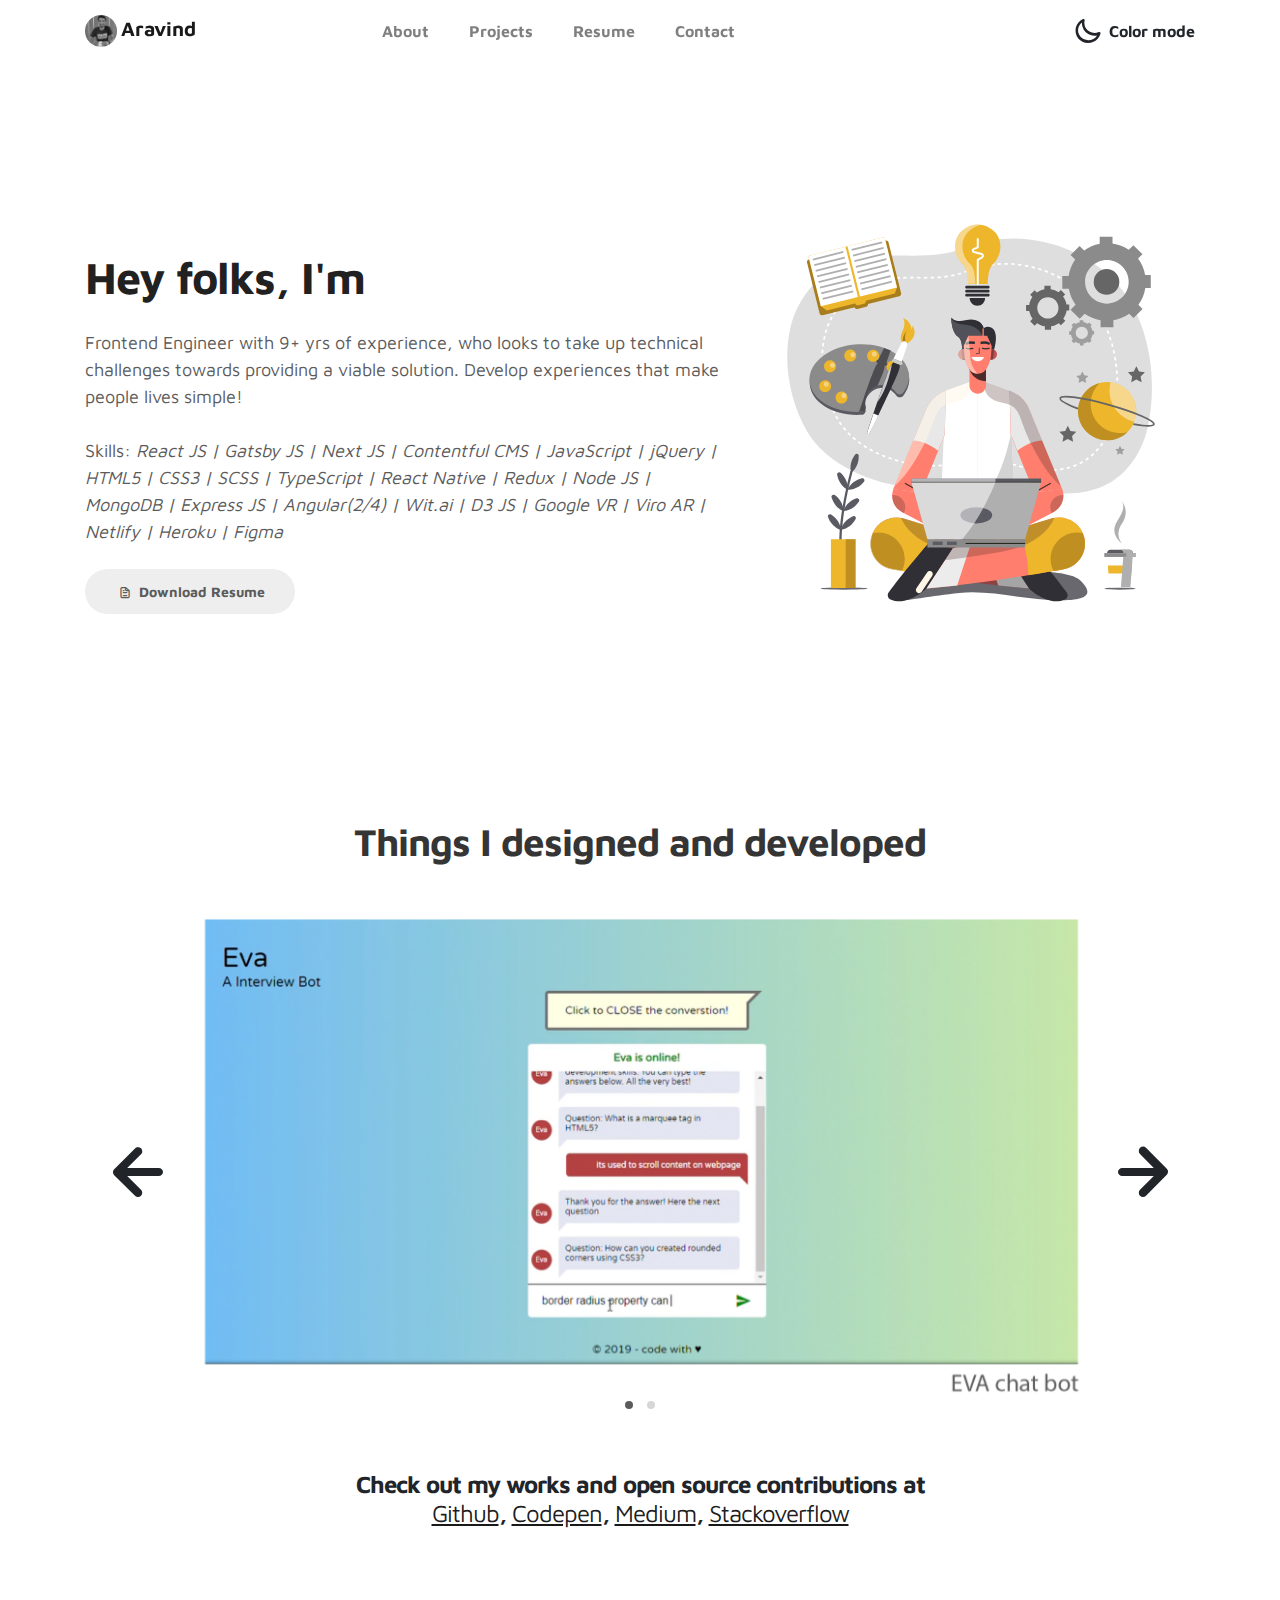
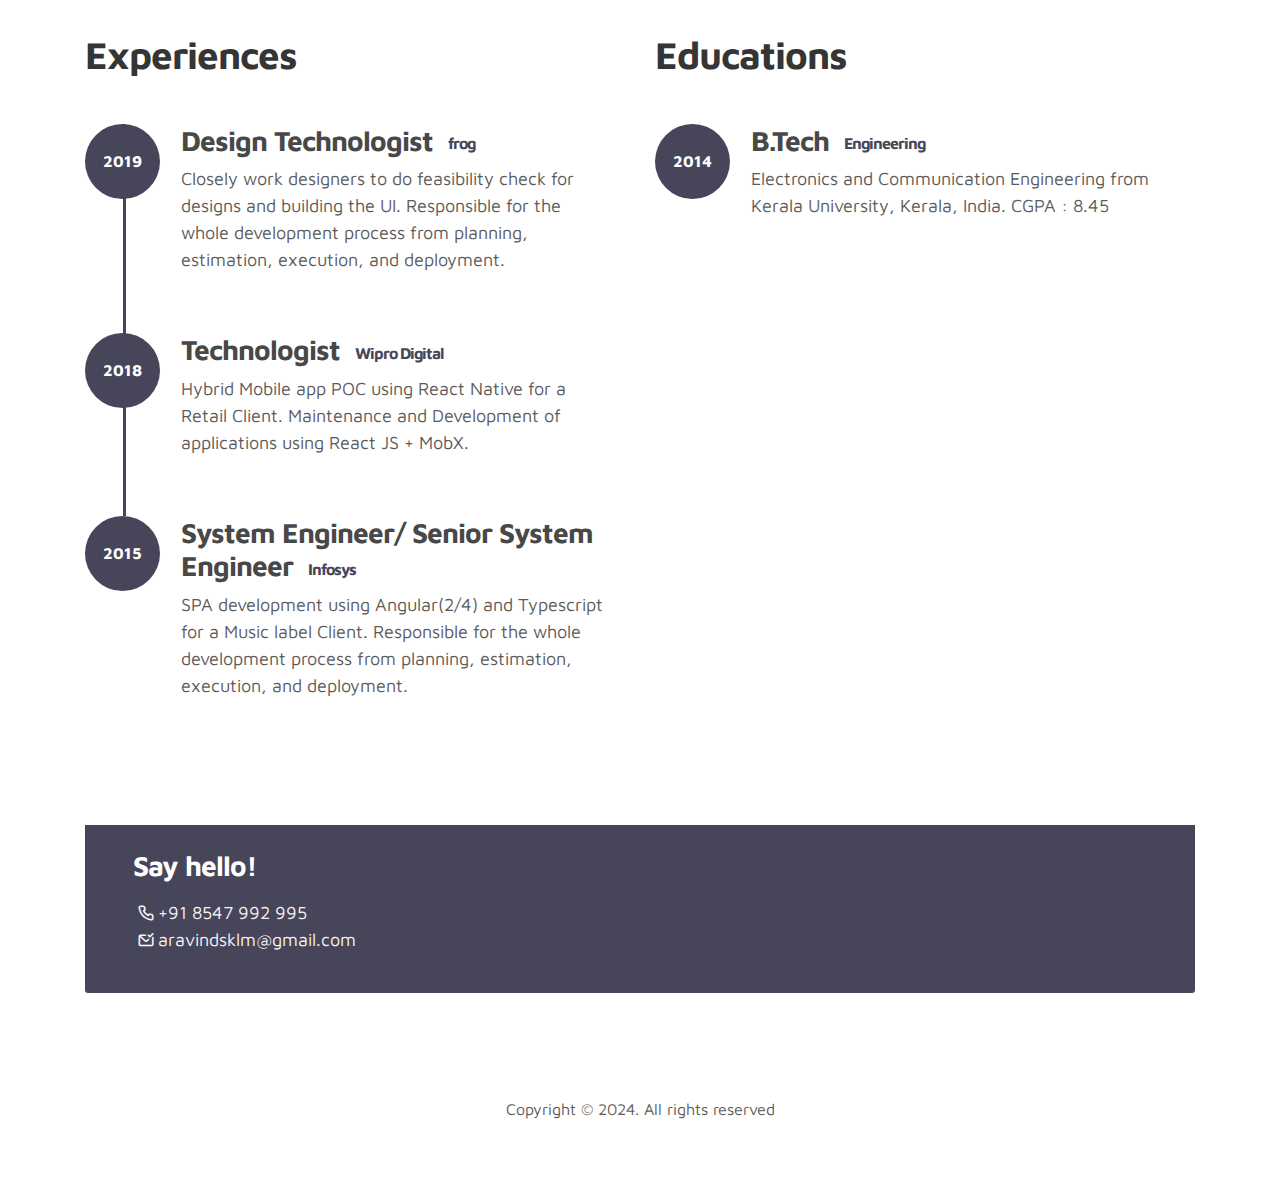
<file: index.html>
<!doctype html>
<html lang="en">
  <head>
    <meta charset="utf-8">
    <meta name="viewport" content="width=device-width, initial-scale=1, shrink-to-fit=no">
    <meta name="description" content="">
    <meta name="author" content="">

    <title>Aravind S | About Me</title>

    <link rel="stylesheet" href="css/bootstrap.min.css">
    <link rel="stylesheet" href="css/unicons.css">
    <link rel="stylesheet" href="css/owl.carousel.min.css">
    <link rel="stylesheet" href="css/owl.theme.default.min.css">

    <!-- MAIN STYLE -->
    <link rel="stylesheet" href="css/tooplate-style.css">
    
<!--

Tooplate 2115 Marvel

https://www.tooplate.com/view/2115-marvel

-->
  </head>
  <body>

    <!-- MENU -->
    <nav class="navbar navbar-expand-sm navbar-light">
        <div class="container">
            <a class="navbar-brand" href="https://www.linkedin.com/in/aravindsanthosh/" target="_blank"><img src="images/aravind.jpeg" class="avatar">Aravind</a>

            <button class="navbar-toggler" type="button" data-toggle="collapse" data-target="#navbarNav" aria-controls="navbarNav" aria-expanded="false"
                aria-label="Toggle navigation">
                <span class="navbar-toggler-icon"></span>
                <span class="navbar-toggler-icon"></span>
                <span class="navbar-toggler-icon"></span>
            </button>

            <div class="collapse navbar-collapse" id="navbarNav">
                <ul class="navbar-nav mx-auto">
                    <li class="nav-item">
                        <a href="#about" class="nav-link"><span data-hover="About">About</span></a>
                    </li>
                    <li class="nav-item">
                        <a href="#project" class="nav-link"><span data-hover="Projects">Projects</span></a>
                    </li>
                    <li class="nav-item">
                        <a href="#resume" class="nav-link"><span data-hover="Resume">Resume</span></a>
                    </li>
                    <li class="nav-item">
                        <a href="#contact" class="nav-link"><span data-hover="Contact">Contact</span></a>
                    </li>
                </ul>

                <ul class="navbar-nav ml-lg-auto">
                    <div class="ml-lg-4">
                      <div class="color-mode d-lg-flex justify-content-center align-items-center">
                        <i class="color-mode-icon"></i>
                        Color mode
                      </div>
                    </div>
                </ul>
            </div>
        </div>
    </nav>

    <!-- ABOUT -->
    <section class="about full-screen d-lg-flex justify-content-center align-items-center" id="about">
        <div class="container">
            <div class="row">
                
                <div class="col-lg-7 col-md-12 col-12 d-flex align-items-center">
                    <div class="about-text">
                       
                        <h1 class="animated animated-text">
                            <span class="mr-2">Hey folks, I'm</span>
                                <div class="animated-info">
                                    <span class="animated-item">Aravind S.</span>
                                    <span class="animated-item">Web Developer</span>
                                    <span class="animated-item">UI Specialist</span>
                                </div>
                        </h1>

                        <p>Frontend Engineer with 9+ yrs of experience, who looks to take up technical challenges towards providing a viable solution. Develop experiences that make people lives simple! <br/><br/>Skills: <i>React JS | Gatsby JS | Next JS | Contentful CMS | JavaScript | jQuery | HTML5 | CSS3 | SCSS | TypeScript | React Native | Redux |  Node JS | MongoDB | Express  JS | Angular(2/4) | Wit.ai | D3 JS | Google VR | Viro AR | Netlify | Heroku | Figma</i> </p>
                        
                        <div class="custom-btn-group mt-4">
                          <a href="/AravindS_Resume.pdf" target="_blank" class="btn mr-lg-2 custom-btn"><i class='uil uil-file-alt'></i> Download Resume</a>
                         
                        </div>
                    </div>
                </div>

                <div class="col-lg-5 col-md-12 col-12">
                    <div class="about-image svg">
                        <img src="images/coding.svg" class="img-fluid" alt="svg image">
                    </div>
                </div>

            </div>
        </div>
    </section>

    <!-- PROJECTS -->
    <section class="project py-5" id="project">
        <div class="container">
                
                <div class="row">
                  <div class="col-lg-11 text-center mx-auto col-12">

                      <div class="col-lg-8 mx-auto">
                        <h2>Things I designed and developed</h2>
                      </div>

                      <div class="owl-carousel owl-theme">
                        <div class="item">
                          <div class="project-info">
                            <img src="images/eva.png" class="img-fluid" alt="project image">
                          </div>
                        </div>

                        <div class="item">
                          <div class="project-info">
                            <img src="images/videofloat.png" class="img-fluid" alt="project image">
                          </div>
                        </div>

                       
                      </div>

                      <div class="col-lg-8 mx-auto">
                        <h4>Check out my works and open source contributions at <a href="https://github.com/aravishack" class="work-details" target="_blank">Github</a>,  <a href="https://codepen.io/aravi-pen" class="work-details" target="_blank">Codepen</a>,  <a href="https://stackoverflow.com/users/9002163/aravind-s" class="work-details" target="_blank">Medium</a>,  <a href="https://stackoverflow.com/users/9002163/aravind-s" class="work-details" target="_blank">Stackoverflow</a></h4>
                      </div>

                  </div>
                </div>
        </div>
    </section>

    <!-- FEATURES -->
    <section class="resume py-5 d-lg-flex justify-content-center align-items-center" id="resume">
        <div class="container">
            <div class="row">

                <div class="col-lg-6 col-12">
                  <h2 class="mb-4">Experiences</h2>

                    <div class="timeline">
                        <div class="timeline-wrapper">
                            <div class="timeline-yr">
                                <span>2019</span>
                            </div>
                            <div class="timeline-info">
                                <h3><span>Design Technologist</span><small>frog</small></h3>
                                <p>Closely work designers to do feasibility check for designs and
                                  building the UI. 
                                  Responsible for the whole development process from planning,
                                  estimation, execution, and deployment. </p>
                            </div>
                        </div>

                        <div class="timeline-wrapper">
                            <div class="timeline-yr">
                                <span>2018</span>
                            </div>
                            <div class="timeline-info">
                              <h3><span>Technologist<small>Wipro Digital</small></h3>
                                <p>Hybrid Mobile app POC using React Native for a Retail Client. 
                                  Maintenance and Development of applications using React JS +
                                  MobX.</p>
                            </div>
                        </div>
                        
                        <div class="timeline-wrapper">
                            <div class="timeline-yr">
                                <span>2015</span>
                            </div>
                            <div class="timeline-info">
                                <h3><span>System Engineer/ Senior System Engineer<small>Infosys</small></h3>
                                <p>SPA development using Angular(2/4) and Typescript for a Music
                                  label Client. Responsible for the whole development process from planning,
                                  estimation, execution, and deployment. </p>
                            </div>
                        </div>

                    </div>
                </div>

                <div class="col-lg-6 col-12">
                  <h2 class="mb-4 mobile-mt-2">Educations</h2>

                    <div class="timeline">                        
                        <div class="timeline-wrapper">
                            <div class="timeline-yr">
                                <span>2014</span>
                            </div>
                            <div class="timeline-info">
                                <h3><span>B.Tech</span><small>Engineering</small></h3>
                                <p>Electronics and Communication Engineering from Kerala University, Kerala, India. CGPA : 8.45</p>
                            </div>
                        </div>

                    </div>
                </div>
                
            </div>
        </div>
    </section>

    <!-- CONTACT -->
    <section class="contact py-5" id="contact">
      <div class="container">
        <div class="row">
          
          <div class="col-lg-12 mr-lg-12 col-12">
           

            <div class="contact-info d-flex justify-content-between align-items-center py-4 px-lg-5">
                <div class="contact-info-item">
                  <h3 class="mb-3 text-white">Say hello!</h3>
                  <p class="footer-text mb-0"><i class='uil uil-phone'></i>+91 8547 992 995</p>
                  <p><a href="mailto:aravishack@gmail.com"><i class='uil uil-envelope-check'></i>aravindsklm@gmail.com</a></p>
                </div>
            </div>
          </div>

        </div>
      </div>
    </section>

    <!-- FOOTER -->
     <footer class="footer py-5">
          <div class="container">
               <div class="row">

                    <div class="col-lg-12 col-12">                                
                        <p class="copyright-text text-center">Copyright &copy; 2024. All rights reserved</p>
                    </div>
                    
               </div>
          </div>
     </footer>

    <script src="js/jquery-3.3.1.min.js"></script>
    <script src="js/popper.min.js"></script>
    <script src="js/bootstrap.min.js"></script>
    <script src="js/Headroom.js"></script>
    <script src="js/jQuery.headroom.js"></script>
    <script src="js/owl.carousel.min.js"></script>
    <script src="js/smoothscroll.js"></script>
    <script src="js/custom.js"></script>

  </body>
</html>
</file>
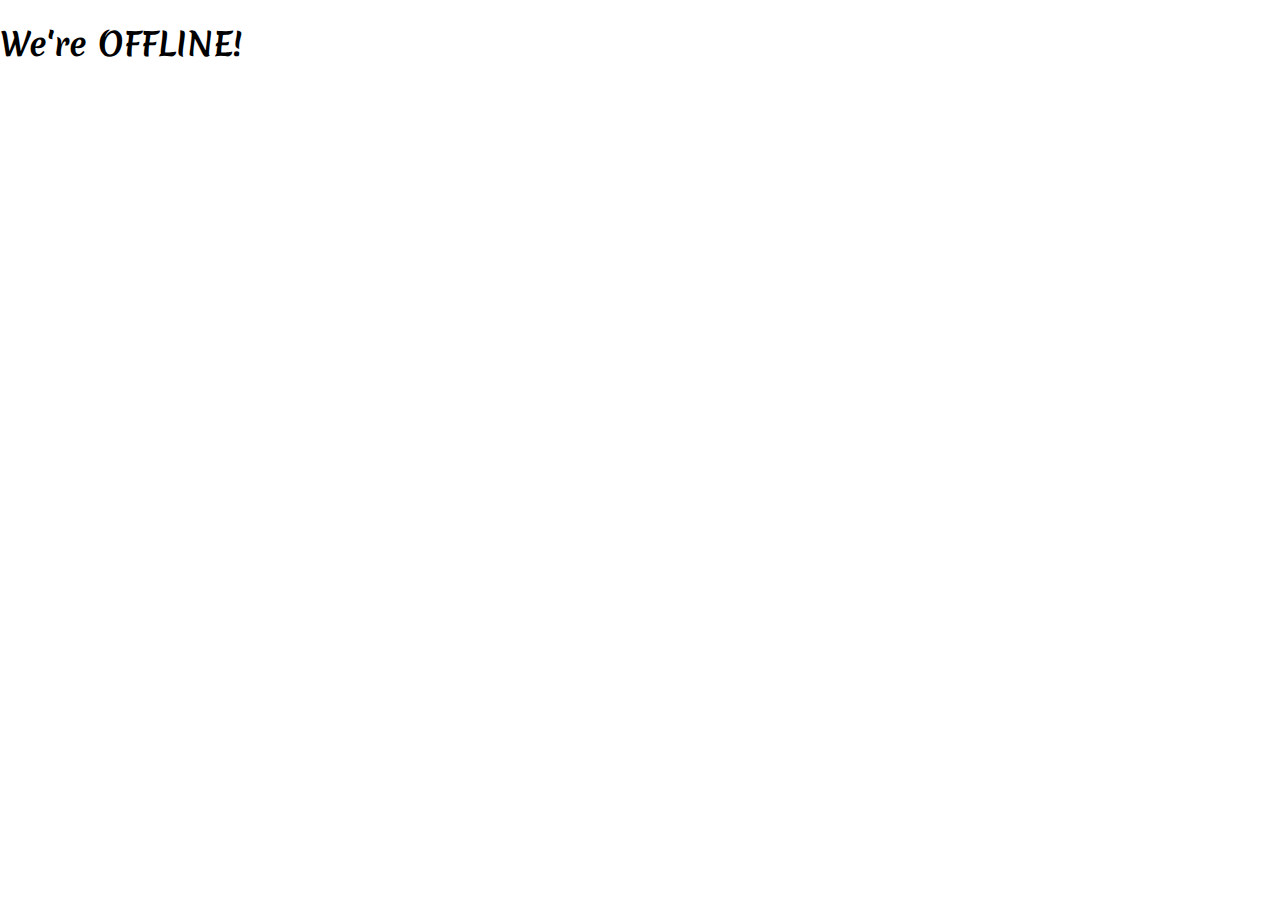
<file: offline.html>
<!DOCTYPE html>
<html lang="en">
  <head>
    <title>Aravind | About Me</title>
    <meta name="viewport" content="width=device-width, initial-scale=1.0" />

    <!-- Common Meta tags -->
    <meta name="description" content="Aravind | About Me" />
    <meta name="keywords" content="Aravind,About Me" />

    <!-- Open Graph Tags -->
    <meta property="og:title" content="Aravind | About Me" />
    <meta property="og:type" content="website" />
    <meta property="og:url" content="https://aravishack.github.io/" />
    <meta
      property="og:image"
      content="https://aravishack.github.io/images/og-image.jpg"
    />
    <meta property="og:description" content="Aravind | About Me" />
    <meta property="og:site_name" content="Aravind | About Me" />
    <meta
      name="google-site-verification"
      content="kDcZg1fAy9p8EERxXza69C_qdacPD6ERyt4E5Z1cvl0"
    />
    <meta name="theme-color" content="#2196f3" />
    <!-- Manifest -->
    <link rel="manifest" href="/manifest.json" />
    <!-- Icons -->
    <link rel="icon" href="./images/favicon.png" type="image/png" />
    <link rel="shortcut icon" href="./images/favicon.png" type="image/ico" />

    <!-- For iphone -->
    <link rel="apple-touch-icon" sizes="114x114" href="./images/favicon.png" />

    <!-- CSS Files -->
    <link rel="stylesheet" href="./css/style.css" type="text/css" />

    <!-- Fonts -->
    <link
      href="https://fonts.googleapis.com/css?family=Merienda:400,700"
      rel="stylesheet"
    />
    <link
      href="https://cdnjs.cloudflare.com/ajax/libs/font-awesome/4.7.0/css/font-awesome.css"
      rel="stylesheet"
    />
    <!-- JS Files -->
    <script src="https://cdnjs.cloudflare.com/ajax/libs/jquery/3.3.1/jquery.min.js"></script>
  </head>

  <body>
    <main id="my-website">
      <section class="offline">
        <div class="container">
          <div class="box">
            <div class="animation">
              <div class="one spin-one"></div>
              <div class="two spin-two"></div>
              <div class="three spin-one"></div>
            </div>
            <h1>We're OFFLINE!</h1>
          </div>
        </div>
      </section>
    </main>

    <!-- Scripts -->
    <!-- <script src="./js/site.js" type="text/javascript"></script> -->
    <!-- Add To HomeScreen -->
    <!-- <script>
      if ("serviceWorker" in navigator) {
        navigator.serviceWorker
          .register("service-worker.js")
          .then(function(reg) {
            console.log(
              "ServiceWorker registration successful with scope: ",
              reg.scope
            );
          })
          .catch(function(err) {
            console.log("ServiceWorker registration failed: ", err);
          });
      }
      let deferredPrompt;
      const addBtn = document.querySelector(".a2hs");
      addBtn.style.display = "none";
      window.addEventListener("beforeinstallprompt", e => {
        e.preventDefault();
        deferredPrompt = e;
        addBtn.style.display = "block";
        addBtn.addEventListener("click", e => {
          addBtn.style.display = "none";
          deferredPrompt.prompt();
          deferredPrompt.userChoice.then(choiceResult => {
            if (choiceResult.outcome === "accepted") {
              console.log("User accepted the A2HS prompt");
            } else {
              console.log("User dismissed the A2HS prompt");
            }
            deferredPrompt = null;
          });
        });
      });
    </script> -->
  </body>
</html>
</file>
<file: css/unicons.css>
@font-face {
  font-family: "unicons";
  src: url("../font/unicons.eot?42479262");
  src: url("../font/unicons.eot?42479262#iefix") format("embedded-opentype"),
    url("../font/unicons.woff2?42479262") format("woff2"),
    url("../font/unicons.woff?42479262") format("woff"),
    url("../font/unicons.ttf?42479262") format("truetype"),
    url("../font/unicons.svg?42479262#unicons") format("svg");
  font-weight: normal;
  font-style: normal;
}
/* Chrome hack: SVG is rendered more smooth in Windozze. 100% magic, uncomment if you need it. */
/* Note, that will break hinting! In other OS-es font will be not as sharp as it could be */
/*
@media screen and (-webkit-min-device-pixel-ratio:0) {
  @font-face {
    font-family: 'unicons';
    src: url('../font/unicons.svg?42479262#unicons') format('svg');
  }
}
*/

[class^="uil-"]:before,
[class*=" uil-"]:before {
  font-family: "unicons";
  font-style: normal;
  font-weight: normal;
  speak: none;

  display: inline-block;
  text-decoration: inherit;
  width: 1em;
  margin-right: 0.2em;
  text-align: center;
  /* opacity: .8; */

  /* For safety - reset parent styles, that can break glyph codes*/
  font-variant: normal;
  text-transform: none;

  /* fix buttons height, for twitter bootstrap */
  line-height: 1em;

  /* Animation center compensation - margins should be symmetric */
  /* remove if not needed */
  margin-left: 0.2em;

  /* you can be more comfortable with increased icons size */
  /* font-size: 120%; */

  /* Font smoothing. That was taken from TWBS */
  -webkit-font-smoothing: antialiased;
  -moz-osx-font-smoothing: grayscale;

  /* Uncomment for 3D effect */
  /* text-shadow: 1px 1px 1px rgba(127, 127, 127, 0.3); */
}

.uil-abacus:before {
  content: "\e800";
} /* '' */
.uil-accessible-icon-alt:before {
  content: "\e801";
} /* '' */
.uil-adjust-alt:before {
  content: "\e802";
} /* '' */
.uil-adjust-circle:before {
  content: "\e803";
} /* '' */
.uil-adjust-half:before {
  content: "\e804";
} /* '' */
.uil-adjust:before {
  content: "\e805";
} /* '' */
.uil-airplay:before {
  content: "\e806";
} /* '' */
.uil-align-alt:before {
  content: "\e807";
} /* '' */
.uil-align-center-alt:before {
  content: "\e808";
} /* '' */
.uil-align-center-h:before {
  content: "\e809";
} /* '' */
.uil-align-center-justify:before {
  content: "\e80a";
} /* '' */
.uil-align-center-v:before {
  content: "\e80b";
} /* '' */
.uil-align-center:before {
  content: "\e80c";
} /* '' */
.uil-align-justify:before {
  content: "\e80d";
} /* '' */
.uil-align-left-justify:before {
  content: "\e80e";
} /* '' */
.uil-align-left:before {
  content: "\e80f";
} /* '' */
.uil-align-letter-right:before {
  content: "\e810";
} /* '' */
.uil-align-right-justify:before {
  content: "\e811";
} /* '' */
.uil-align-right:before {
  content: "\e812";
} /* '' */
.uil-align:before {
  content: "\e813";
} /* '' */
.uil-ambulance:before {
  content: "\e814";
} /* '' */
.uil-analysis:before {
  content: "\e815";
} /* '' */
.uil-analytics:before {
  content: "\e816";
} /* '' */
.uil-anchor:before {
  content: "\e817";
} /* '' */
.uil-android-phone-slash:before {
  content: "\e818";
} /* '' */
.uil-angle-double-down:before {
  content: "\e819";
} /* '' */
.uil-angle-double-left:before {
  content: "\e81a";
} /* '' */
.uil-angle-double-right:before {
  content: "\e81b";
} /* '' */
.uil-angle-double-up:before {
  content: "\e81c";
} /* '' */
.uil-angle-down:before {
  content: "\e81d";
} /* '' */
.uil-angle-left:before {
  content: "\e81e";
} /* '' */
.uil-angle-right-b:before {
  content: "\e81f";
} /* '' */
.uil-angle-right:before {
  content: "\e820";
} /* '' */
.uil-angle-up:before {
  content: "\e821";
} /* '' */
.uil-annoyed-alt:before {
  content: "\e822";
} /* '' */
.uil-annoyed:before {
  content: "\e823";
} /* '' */
.uil-apps:before {
  content: "\e824";
} /* '' */
.uil-archive-alt:before {
  content: "\e825";
} /* '' */
.uil-archive:before {
  content: "\e826";
} /* '' */
.uil-arrow-break:before {
  content: "\e827";
} /* '' */
.uil-arrow-circle-down:before {
  content: "\e828";
} /* '' */
.uil-arrow-circle-left:before {
  content: "\e829";
} /* '' */
.uil-arrow-circle-right:before {
  content: "\e82a";
} /* '' */
.uil-arrow-circle-up:before {
  content: "\e82b";
} /* '' */
.uil-arrow-compress-h:before {
  content: "\e82c";
} /* '' */
.uil-arrow-down-left:before {
  content: "\e82d";
} /* '' */
.uil-arrow-down-right:before {
  content: "\e82e";
} /* '' */
.uil-arrow-down:before {
  content: "\e82f";
} /* '' */
.uil-arrow-from-right:before {
  content: "\e830";
} /* '' */
.uil-arrow-from-top:before {
  content: "\e831";
} /* '' */
.uil-arrow-growth:before {
  content: "\e832";
} /* '' */
.uil-arrow-left:before {
  content: "\e833";
} /* '' */
.uil-arrow-random:before {
  content: "\e834";
} /* '' */
.uil-arrow-resize-diagonal:before {
  content: "\e835";
} /* '' */
.uil-arrow-right:before {
  content: "\e836";
} /* '' */
.uil-arrow-to-bottom:before {
  content: "\e837";
} /* '' */
.uil-arrow-to-right:before {
  content: "\e838";
} /* '' */
.uil-arrow-up-left:before {
  content: "\e839";
} /* '' */
.uil-arrow-up-right:before {
  content: "\e83a";
} /* '' */
.uil-arrow-up:before {
  content: "\e83b";
} /* '' */
.uil-arrows-h-alt:before {
  content: "\e83c";
} /* '' */
.uil-arrows-h:before {
  content: "\e83d";
} /* '' */
.uil-arrows-left-down:before {
  content: "\e83e";
} /* '' */
.uil-arrows-maximize:before {
  content: "\e83f";
} /* '' */
.uil-arrows-merge:before {
  content: "\e840";
} /* '' */
.uil-arrows-resize-h:before {
  content: "\e841";
} /* '' */
.uil-arrows-resize-v:before {
  content: "\e842";
} /* '' */
.uil-arrows-resize:before {
  content: "\e843";
} /* '' */
.uil-arrows-right-down:before {
  content: "\e844";
} /* '' */
.uil-arrows-shrink-h:before {
  content: "\e845";
} /* '' */
.uil-arrows-shrink-v:before {
  content: "\e846";
} /* '' */
.uil-arrows-up-right:before {
  content: "\e847";
} /* '' */
.uil-arrows-v-alt:before {
  content: "\e848";
} /* '' */
.uil-arrows-v:before {
  content: "\e849";
} /* '' */
.uil-at:before {
  content: "\e84a";
} /* '' */
.uil-atm-card:before {
  content: "\e84b";
} /* '' */
.uil-atom:before {
  content: "\e84c";
} /* '' */
.uil-auto-flash:before {
  content: "\e84d";
} /* '' */
.uil-award-alt:before {
  content: "\e84e";
} /* '' */
.uil-award:before {
  content: "\e84f";
} /* '' */
.uil-baby-carriage:before {
  content: "\e850";
} /* '' */
.uil-backpack:before {
  content: "\e851";
} /* '' */
.uil-backspace:before {
  content: "\e852";
} /* '' */
.uil-backward:before {
  content: "\e853";
} /* '' */
.uil-bag-alt:before {
  content: "\e854";
} /* '' */
.uil-bag-slash:before {
  content: "\e855";
} /* '' */
.uil-bag:before {
  content: "\e856";
} /* '' */
.uil-ball:before {
  content: "\e857";
} /* '' */
.uil-ban:before {
  content: "\e858";
} /* '' */
.uil-bars:before {
  content: "\e859";
} /* '' */
.uil-basketball-hoop:before {
  content: "\e85a";
} /* '' */
.uil-basketball:before {
  content: "\e85b";
} /* '' */
.uil-battery-bolt:before {
  content: "\e85c";
} /* '' */
.uil-battery-empty:before {
  content: "\e85d";
} /* '' */
.uil-bed-double:before {
  content: "\e85e";
} /* '' */
.uil-bed:before {
  content: "\e85f";
} /* '' */
.uil-bell-school:before {
  content: "\e860";
} /* '' */
.uil-bell-slash:before {
  content: "\e861";
} /* '' */
.uil-bill:before {
  content: "\e862";
} /* '' */
.uil-bitcoin-circle:before {
  content: "\e863";
} /* '' */
.uil-bitcoin:before {
  content: "\e864";
} /* '' */
.uil-bluetooth-b:before {
  content: "\e865";
} /* '' */
.uil-bolt-alt:before {
  content: "\e866";
} /* '' */
.uil-bolt-slash:before {
  content: "\e867";
} /* '' */
.uil-bolt:before {
  content: "\e868";
} /* '' */
.uil-book-alt:before {
  content: "\e869";
} /* '' */
.uil-book-medical:before {
  content: "\e86a";
} /* '' */
.uil-book-open:before {
  content: "\e86b";
} /* '' */
.uil-book-reader:before {
  content: "\e86c";
} /* '' */
.uil-book:before {
  content: "\e86d";
} /* '' */
.uil-bookmark-full:before {
  content: "\e86e";
} /* '' */
.uil-bookmark:before {
  content: "\e86f";
} /* '' */
.uil-books:before {
  content: "\e870";
} /* '' */
.uil-boombox:before {
  content: "\e871";
} /* '' */
.uil-border-alt:before {
  content: "\e872";
} /* '' */
.uil-border-bottom:before {
  content: "\e873";
} /* '' */
.uil-border-clear:before {
  content: "\e874";
} /* '' */
.uil-border-horizontal:before {
  content: "\e875";
} /* '' */
.uil-border-inner:before {
  content: "\e876";
} /* '' */
.uil-border-left:before {
  content: "\e877";
} /* '' */
.uil-border-out:before {
  content: "\e878";
} /* '' */
.uil-border-right:before {
  content: "\e879";
} /* '' */
.uil-border-top:before {
  content: "\e87a";
} /* '' */
.uil-border-vertical:before {
  content: "\e87b";
} /* '' */
.uil-box:before {
  content: "\e87c";
} /* '' */
.uil-briefcase-alt:before {
  content: "\e87d";
} /* '' */
.uil-briefcase:before {
  content: "\e87e";
} /* '' */
.uil-bright:before {
  content: "\e87f";
} /* '' */
.uil-brightness-empty:before {
  content: "\e880";
} /* '' */
.uil-brightness-half:before {
  content: "\e881";
} /* '' */
.uil-brightness-low:before {
  content: "\e882";
} /* '' */
.uil-brightness-minus:before {
  content: "\e883";
} /* '' */
.uil-brightness-plus:before {
  content: "\e884";
} /* '' */
.uil-brightness:before {
  content: "\e885";
} /* '' */
.uil-bring-bottom:before {
  content: "\e886";
} /* '' */
.uil-bring-front:before {
  content: "\e887";
} /* '' */
.uil-brush-alt:before {
  content: "\e888";
} /* '' */
.uil-bug:before {
  content: "\e889";
} /* '' */
.uil-building:before {
  content: "\e88a";
} /* '' */
.uil-bullseye:before {
  content: "\e88b";
} /* '' */
.uil-bus-alt:before {
  content: "\e88c";
} /* '' */
.uil-bus-school:before {
  content: "\e88d";
} /* '' */
.uil-bus:before {
  content: "\e88e";
} /* '' */
.uil-calcualtor:before {
  content: "\e88f";
} /* '' */
.uil-calculator-alt:before {
  content: "\e890";
} /* '' */
.uil-calendar-alt:before {
  content: "\e891";
} /* '' */
.uil-calendar-slash:before {
  content: "\e892";
} /* '' */
.uil-calender:before {
  content: "\e893";
} /* '' */
.uil-calling:before {
  content: "\e894";
} /* '' */
.uil-camera-plus:before {
  content: "\e895";
} /* '' */
.uil-camera-slash:before {
  content: "\e896";
} /* '' */
.uil-camera:before {
  content: "\e897";
} /* '' */
.uil-cancel:before {
  content: "\e898";
} /* '' */
.uil-capsule:before {
  content: "\e899";
} /* '' */
.uil-capture:before {
  content: "\e89a";
} /* '' */
.uil-car-sideview:before {
  content: "\e89b";
} /* '' */
.uil-car-slash:before {
  content: "\e89c";
} /* '' */
.uil-car-wash:before {
  content: "\e89d";
} /* '' */
.uil-car:before {
  content: "\e89e";
} /* '' */
.uil-card-atm:before {
  content: "\e89f";
} /* '' */
.uil-caret-right:before {
  content: "\e8a0";
} /* '' */
.uil-cart:before {
  content: "\e8a1";
} /* '' */
.uil-cell:before {
  content: "\e8a2";
} /* '' */
.uil-celsius:before {
  content: "\e8a3";
} /* '' */
.uil-chart-bar-alt:before {
  content: "\e8a4";
} /* '' */
.uil-chart-bar:before {
  content: "\e8a5";
} /* '' */
.uil-chart-down:before {
  content: "\e8a6";
} /* '' */
.uil-chart-growth-alt:before {
  content: "\e8a7";
} /* '' */
.uil-chart-growth:before {
  content: "\e8a8";
} /* '' */
.uil-chart-line:before {
  content: "\e8a9";
} /* '' */
.uil-chart-pie-alt:before {
  content: "\e8aa";
} /* '' */
.uil-chart-pie:before {
  content: "\e8ab";
} /* '' */
.uil-chart:before {
  content: "\e8ac";
} /* '' */
.uil-chat-bubble-user:before {
  content: "\e8ad";
} /* '' */
.uil-chat-info:before {
  content: "\e8ae";
} /* '' */
.uil-chat:before {
  content: "\e8af";
} /* '' */
.uil-check-circle:before {
  content: "\e8b0";
} /* '' */
.uil-check-square:before {
  content: "\e8b1";
} /* '' */
.uil-check:before {
  content: "\e8b2";
} /* '' */
.uil-circle-layer:before {
  content: "\e8b3";
} /* '' */
.uil-circle:before {
  content: "\e8b4";
} /* '' */
.uil-circuit:before {
  content: "\e8b5";
} /* '' */
.uil-clapper-board:before {
  content: "\e8b6";
} /* '' */
.uil-clipboard-alt:before {
  content: "\e8b7";
} /* '' */
.uil-clipboard-blank:before {
  content: "\e8b8";
} /* '' */
.uil-clipboard-notes:before {
  content: "\e8b9";
} /* '' */
.uil-clipboard:before {
  content: "\e8ba";
} /* '' */
.uil-clock-eight:before {
  content: "\e8bb";
} /* '' */
.uil-clock-five:before {
  content: "\e8bc";
} /* '' */
.uil-clock-nine:before {
  content: "\e8bd";
} /* '' */
.uil-clock-seven:before {
  content: "\e8be";
} /* '' */
.uil-clock-ten:before {
  content: "\e8bf";
} /* '' */
.uil-clock-three:before {
  content: "\e8c0";
} /* '' */
.uil-clock-two:before {
  content: "\e8c1";
} /* '' */
.uil-clock:before {
  content: "\e8c2";
} /* '' */
.uil-closed-captioning:before {
  content: "\e8c3";
} /* '' */
.uil-cloud-block:before {
  content: "\e8c4";
} /* '' */
.uil-cloud-bookmark:before {
  content: "\e8c5";
} /* '' */
.uil-cloud-check:before {
  content: "\e8c6";
} /* '' */
.uil-cloud-computing:before {
  content: "\e8c7";
} /* '' */
.uil-cloud-data-connection:before {
  content: "\e8c8";
} /* '' */
.uil-cloud-database-tree:before {
  content: "\e8c9";
} /* '' */
.uil-cloud-download:before {
  content: "\e8ca";
} /* '' */
.uil-cloud-drizzle:before {
  content: "\e8cb";
} /* '' */
.uil-cloud-exclamation:before {
  content: "\e8cc";
} /* '' */
.uil-cloud-hail:before {
  content: "\e8cd";
} /* '' */
.uil-cloud-heart:before {
  content: "\e8ce";
} /* '' */
.uil-cloud-info:before {
  content: "\e8cf";
} /* '' */
.uil-cloud-lock:before {
  content: "\e8d0";
} /* '' */
.uil-cloud-meatball:before {
  content: "\e8d1";
} /* '' */
.uil-cloud-moon-hail:before {
  content: "\e8d2";
} /* '' */
.uil-cloud-moon-meatball:before {
  content: "\e8d3";
} /* '' */
.uil-cloud-moon-rain:before {
  content: "\e8d4";
} /* '' */
.uil-cloud-moon-showers:before {
  content: "\e8d5";
} /* '' */
.uil-cloud-moon:before {
  content: "\e8d6";
} /* '' */
.uil-cloud-question:before {
  content: "\e8d7";
} /* '' */
.uil-cloud-rain-sun:before {
  content: "\e8d8";
} /* '' */
.uil-cloud-rain:before {
  content: "\e8d9";
} /* '' */
.uil-cloud-redo:before {
  content: "\e8da";
} /* '' */
.uil-cloud-set:before {
  content: "\e8db";
} /* '' */
.uil-cloud-share:before {
  content: "\e8dc";
} /* '' */
.uil-cloud-shield:before {
  content: "\e8dd";
} /* '' */
.uil-cloud-showers-alt:before {
  content: "\e8de";
} /* '' */
.uil-cloud-showers-heavy:before {
  content: "\e8df";
} /* '' */
.uil-cloud-showers:before {
  content: "\e8e0";
} /* '' */
.uil-cloud-slash:before {
  content: "\e8e1";
} /* '' */
.uil-cloud-sun-hail:before {
  content: "\e8e2";
} /* '' */
.uil-cloud-sun-meatball:before {
  content: "\e8e3";
} /* '' */
.uil-cloud-sun-rain-alt:before {
  content: "\e8e4";
} /* '' */
.uil-cloud-sun-rain:before {
  content: "\e8e5";
} /* '' */
.uil-cloud-sun-tear:before {
  content: "\e8e6";
} /* '' */
.uil-cloud-sun:before {
  content: "\e8e7";
} /* '' */
.uil-cloud-times:before {
  content: "\e8e8";
} /* '' */
.uil-cloud-unlock:before {
  content: "\e8e9";
} /* '' */
.uil-cloud-upload:before {
  content: "\e8ea";
} /* '' */
.uil-cloud-wifi:before {
  content: "\e8eb";
} /* '' */
.uil-cloud-wind:before {
  content: "\e8ec";
} /* '' */
.uil-cloud:before {
  content: "\e8ed";
} /* '' */
.uil-clouds:before {
  content: "\e8ee";
} /* '' */
.uil-club:before {
  content: "\e8ef";
} /* '' */
.uil-code:before {
  content: "\e8f0";
} /* '' */
.uil-coffee:before {
  content: "\e8f1";
} /* '' */
.uil-cog:before {
  content: "\e8f2";
} /* '' */
.uil-coins:before {
  content: "\e8f3";
} /* '' */
.uil-columns:before {
  content: "\e8f4";
} /* '' */
.uil-comment-alt-block:before {
  content: "\e8f5";
} /* '' */
.uil-comment-alt-chart-lines:before {
  content: "\e8f6";
} /* '' */
.uil-comment-alt-check:before {
  content: "\e8f7";
} /* '' */
.uil-comment-alt-dots:before {
  content: "\e8f8";
} /* '' */
.uil-comment-alt-download:before {
  content: "\e8f9";
} /* '' */
.uil-comment-alt-edit:before {
  content: "\e8fa";
} /* '' */
.uil-comment-alt-exclamation:before {
  content: "\e8fb";
} /* '' */
.uil-comment-alt-heart:before {
  content: "\e8fc";
} /* '' */
.uil-comment-alt-image:before {
  content: "\e8fd";
} /* '' */
.uil-comment-alt-info:before {
  content: "\e8fe";
} /* '' */
.uil-comment-alt-lines:before {
  content: "\e8ff";
} /* '' */
.uil-comment-alt-lock:before {
  content: "\e900";
} /* '' */
.uil-comment-alt-medical:before {
  content: "\e901";
} /* '' */
.uil-comment-alt-message:before {
  content: "\e902";
} /* '' */
.uil-comment-alt-notes:before {
  content: "\e903";
} /* '' */
.uil-comment-alt-plus:before {
  content: "\e904";
} /* '' */
.uil-comment-alt-question:before {
  content: "\e905";
} /* '' */
.uil-comment-alt-redo:before {
  content: "\e906";
} /* '' */
.uil-comment-alt-search:before {
  content: "\e907";
} /* '' */
.uil-comment-alt-share:before {
  content: "\e908";
} /* '' */
.uil-comment-alt-shield:before {
  content: "\e909";
} /* '' */
.uil-comment-alt-upload:before {
  content: "\e90a";
} /* '' */
.uil-comment-alt-verify:before {
  content: "\e90b";
} /* '' */
.uil-comment-alt:before {
  content: "\e90c";
} /* '' */
.uil-comment-block:before {
  content: "\e90d";
} /* '' */
.uil-comment-chart-line:before {
  content: "\e90e";
} /* '' */
.uil-comment-check:before {
  content: "\e90f";
} /* '' */
.uil-comment-dots:before {
  content: "\e910";
} /* '' */
.uil-comment-download:before {
  content: "\e911";
} /* '' */
.uil-comment-edit:before {
  content: "\e912";
} /* '' */
.uil-comment-exclamation:before {
  content: "\e913";
} /* '' */
.uil-comment-heart:before {
  content: "\e914";
} /* '' */
.uil-comment-image:before {
  content: "\e915";
} /* '' */
.uil-comment-info-alt:before {
  content: "\e916";
} /* '' */
.uil-comment-info:before {
  content: "\e917";
} /* '' */
.uil-comment-lines:before {
  content: "\e918";
} /* '' */
.uil-comment-lock:before {
  content: "\e919";
} /* '' */
.uil-comment-medical:before {
  content: "\e91a";
} /* '' */
.uil-comment-message:before {
  content: "\e91b";
} /* '' */
.uil-comment-notes:before {
  content: "\e91c";
} /* '' */
.uil-comment-plus:before {
  content: "\e91d";
} /* '' */
.uil-comment-question:before {
  content: "\e91e";
} /* '' */
.uil-comment-redo:before {
  content: "\e91f";
} /* '' */
.uil-comment-search:before {
  content: "\e920";
} /* '' */
.uil-comment-share:before {
  content: "\e921";
} /* '' */
.uil-comment-shield:before {
  content: "\e922";
} /* '' */
.uil-comment-slash:before {
  content: "\e923";
} /* '' */
.uil-comment-upload:before {
  content: "\e924";
} /* '' */
.uil-comment-verify:before {
  content: "\e925";
} /* '' */
.uil-comment:before {
  content: "\e926";
} /* '' */
.uil-comments-alt:before {
  content: "\e927";
} /* '' */
.uil-comments:before {
  content: "\e928";
} /* '' */
.uil-commnet-alt-slash:before {
  content: "\e929";
} /* '' */
.uil-compact-disc:before {
  content: "\e92a";
} /* '' */
.uil-compass:before {
  content: "\e92b";
} /* '' */
.uil-compress-alt-left:before {
  content: "\e92c";
} /* '' */
.uil-compress-alt:before {
  content: "\e92d";
} /* '' */
.uil-compress-arrows:before {
  content: "\e92e";
} /* '' */
.uil-compress-lines:before {
  content: "\e92f";
} /* '' */
.uil-compress-point:before {
  content: "\e930";
} /* '' */
.uil-compress-v:before {
  content: "\e931";
} /* '' */
.uil-compress:before {
  content: "\e932";
} /* '' */
.uil-computer-mouse:before {
  content: "\e933";
} /* '' */
.uil-confused:before {
  content: "\e934";
} /* '' */
.uil-constructor:before {
  content: "\e935";
} /* '' */
.uil-copy-alt:before {
  content: "\e936";
} /* '' */
.uil-copy-landscape:before {
  content: "\e937";
} /* '' */
.uil-copy:before {
  content: "\e938";
} /* '' */
.uil-copyright:before {
  content: "\e939";
} /* '' */
.uil-corner-down-left:before {
  content: "\e93a";
} /* '' */
.uil-corner-down-right-alt:before {
  content: "\e93b";
} /* '' */
.uil-corner-down-right:before {
  content: "\e93c";
} /* '' */
.uil-corner-left-down:before {
  content: "\e93d";
} /* '' */
.uil-corner-right-down:before {
  content: "\e93e";
} /* '' */
.uil-corner-up-left-alt:before {
  content: "\e93f";
} /* '' */
.uil-corner-up-left:before {
  content: "\e940";
} /* '' */
.uil-corner-up-right-alt:before {
  content: "\e941";
} /* '' */
.uil-corner-up-right:before {
  content: "\e942";
} /* '' */
.uil-creative-commons-pd-alt:before {
  content: "\e943";
} /* '' */
.uil-creative-commons-pd:before {
  content: "\e944";
} /* '' */
.uil-crockery:before {
  content: "\e945";
} /* '' */
.uil-crop-alt-rotate-left:before {
  content: "\e946";
} /* '' */
.uil-crop-alt-rotate-right:before {
  content: "\e947";
} /* '' */
.uil-crop-alt:before {
  content: "\e948";
} /* '' */
.uil-crosshair-alt:before {
  content: "\e949";
} /* '' */
.uil-crosshair:before {
  content: "\e94a";
} /* '' */
.uil-crosshairs:before {
  content: "\e94b";
} /* '' */
.uil-cube:before {
  content: "\e94c";
} /* '' */
.uil-data-sharing:before {
  content: "\e94d";
} /* '' */
.uil-database-alt:before {
  content: "\e94e";
} /* '' */
.uil-database:before {
  content: "\e94f";
} /* '' */
.uil-desert:before {
  content: "\e950";
} /* '' */
.uil-desktop-alt-slash:before {
  content: "\e951";
} /* '' */
.uil-desktop-alt:before {
  content: "\e952";
} /* '' */
.uil-desktop-cloud-alt:before {
  content: "\e953";
} /* '' */
.uil-desktop-slash:before {
  content: "\e954";
} /* '' */
.uil-desktop:before {
  content: "\e955";
} /* '' */
.uil-dialpad-alt:before {
  content: "\e956";
} /* '' */
.uil-dialpad:before {
  content: "\e957";
} /* '' */
.uil-diamond:before {
  content: "\e958";
} /* '' */
.uil-diary-alt:before {
  content: "\e959";
} /* '' */
.uil-diary:before {
  content: "\e95a";
} /* '' */
.uil-dice-five:before {
  content: "\e95b";
} /* '' */
.uil-dice-four:before {
  content: "\e95c";
} /* '' */
.uil-dice-one:before {
  content: "\e95d";
} /* '' */
.uil-dice-six:before {
  content: "\e95e";
} /* '' */
.uil-dice-three:before {
  content: "\e95f";
} /* '' */
.uil-dice-two:before {
  content: "\e960";
} /* '' */
.uil-direction:before {
  content: "\e961";
} /* '' */
.uil-directions:before {
  content: "\e962";
} /* '' */
.uil-dizzy-meh:before {
  content: "\e963";
} /* '' */
.uil-dna:before {
  content: "\e964";
} /* '' */
.uil-document-layout-center:before {
  content: "\e965";
} /* '' */
.uil-document-layout-left:before {
  content: "\e966";
} /* '' */
.uil-document-layout-right:before {
  content: "\e967";
} /* '' */
.uil-document:before {
  content: "\e968";
} /* '' */
.uil-dollar-alt:before {
  content: "\e969";
} /* '' */
.uil-dollar-sign-alt:before {
  content: "\e96a";
} /* '' */
.uil-dollar-sign:before {
  content: "\e96b";
} /* '' */
.uil-down-arrow:before {
  content: "\e96c";
} /* '' */
.uil-download-alt:before {
  content: "\e96d";
} /* '' */
.uil-dribbble:before {
  content: "\e96e";
} /* '' */
.uil-drill:before {
  content: "\e96f";
} /* '' */
.uil-dropbox:before {
  content: "\e970";
} /* '' */
.uil-dumbbell:before {
  content: "\e971";
} /* '' */
.uil-edit-alt:before {
  content: "\e972";
} /* '' */
.uil-edit:before {
  content: "\e973";
} /* '' */
.uil-ellipsis-h:before {
  content: "\e974";
} /* '' */
.uil-ellipsis-v:before {
  content: "\e975";
} /* '' */
.uil-emoji:before {
  content: "\e976";
} /* '' */
.uil-enter:before {
  content: "\e977";
} /* '' */
.uil-entry:before {
  content: "\e978";
} /* '' */
.uil-envelope-add:before {
  content: "\e979";
} /* '' */
.uil-envelope-alt:before {
  content: "\e97a";
} /* '' */
.uil-envelope-block:before {
  content: "\e97b";
} /* '' */
.uil-envelope-bookmark:before {
  content: "\e97c";
} /* '' */
.uil-envelope-check:before {
  content: "\e97d";
} /* '' */
.uil-envelope-download-alt:before {
  content: "\e97e";
} /* '' */
.uil-envelope-download:before {
  content: "\e97f";
} /* '' */
.uil-envelope-edit:before {
  content: "\e980";
} /* '' */
.uil-envelope-exclamation:before {
  content: "\e981";
} /* '' */
.uil-envelope-heart:before {
  content: "\e982";
} /* '' */
.uil-envelope-info:before {
  content: "\e983";
} /* '' */
.uil-envelope-lock:before {
  content: "\e984";
} /* '' */
.uil-envelope-minus:before {
  content: "\e985";
} /* '' */
.uil-envelope-open:before {
  content: "\e986";
} /* '' */
.uil-envelope-question:before {
  content: "\e987";
} /* '' */
.uil-envelope-receive:before {
  content: "\e988";
} /* '' */
.uil-envelope-redo:before {
  content: "\e989";
} /* '' */
.uil-envelope-search:before {
  content: "\e98a";
} /* '' */
.uil-envelope-send:before {
  content: "\e98b";
} /* '' */
.uil-envelope-share:before {
  content: "\e98c";
} /* '' */
.uil-envelope-shield:before {
  content: "\e98d";
} /* '' */
.uil-envelope-star:before {
  content: "\e98e";
} /* '' */
.uil-envelope-times:before {
  content: "\e98f";
} /* '' */
.uil-envelope-upload-alt:before {
  content: "\e990";
} /* '' */
.uil-envelope-upload:before {
  content: "\e991";
} /* '' */
.uil-envelope:before {
  content: "\e992";
} /* '' */
.uil-envelopes:before {
  content: "\e993";
} /* '' */
.uil-equal-circle:before {
  content: "\e994";
} /* '' */
.uil-euro-circle:before {
  content: "\e995";
} /* '' */
.uil-euro:before {
  content: "\e996";
} /* '' */
.uil-exchange-alt:before {
  content: "\e997";
} /* '' */
.uil-exchange:before {
  content: "\e998";
} /* '' */
.uil-exclamation-circle:before {
  content: "\e999";
} /* '' */
.uil-exclamation-octagon:before {
  content: "\e99a";
} /* '' */
.uil-exclamation-triangle:before {
  content: "\e99b";
} /* '' */
.uil-exclude:before {
  content: "\e99c";
} /* '' */
.uil-exit:before {
  content: "\e99d";
} /* '' */
.uil-expand-alt:before {
  content: "\e99e";
} /* '' */
.uil-expand-arrows-alt:before {
  content: "\e99f";
} /* '' */
.uil-expand-arrows:before {
  content: "\e9a0";
} /* '' */
.uil-expand-from-corner:before {
  content: "\e9a1";
} /* '' */
.uil-expand-left:before {
  content: "\e9a2";
} /* '' */
.uil-export:before {
  content: "\e9a3";
} /* '' */
.uil-exposure-alt:before {
  content: "\e9a4";
} /* '' */
.uil-exposure-increase:before {
  content: "\e9a5";
} /* '' */
.uil-external-link-alt:before {
  content: "\e9a6";
} /* '' */
.uil-eye-slash:before {
  content: "\e9a7";
} /* '' */
.uil-eye:before {
  content: "\e9a8";
} /* '' */
.uil-facebook:before {
  content: "\e9a9";
} /* '' */
.uil-fahrenheit:before {
  content: "\e9aa";
} /* '' */
.uil-fast-mail-alt:before {
  content: "\e9ab";
} /* '' */
.uil-fast-mail:before {
  content: "\e9ac";
} /* '' */
.uil-favorite:before {
  content: "\e9ad";
} /* '' */
.uil-feedback:before {
  content: "\e9ae";
} /* '' */
.uil-file-alt:before {
  content: "\e9af";
} /* '' */
.uil-file-blank:before {
  content: "\e9b0";
} /* '' */
.uil-file-block-alt:before {
  content: "\e9b1";
} /* '' */
.uil-file-bookmark-alt:before {
  content: "\e9b2";
} /* '' */
.uil-file-check-alt:before {
  content: "\e9b3";
} /* '' */
.uil-file-check:before {
  content: "\e9b4";
} /* '' */
.uil-file-contract-dollar:before {
  content: "\e9b5";
} /* '' */
.uil-file-copy-alt:before {
  content: "\e9b6";
} /* '' */
.uil-file-download-alt:before {
  content: "\e9b7";
} /* '' */
.uil-file-download:before {
  content: "\e9b8";
} /* '' */
.uil-file-edit-alt:before {
  content: "\e9b9";
} /* '' */
.uil-file-exclamation-alt:before {
  content: "\e9ba";
} /* '' */
.uil-file-exclamation:before {
  content: "\e9bb";
} /* '' */
.uil-file-heart:before {
  content: "\e9bc";
} /* '' */
.uil-file-info-alt:before {
  content: "\e9bd";
} /* '' */
.uil-file-landscape-alt:before {
  content: "\e9be";
} /* '' */
.uil-file-landscape:before {
  content: "\e9bf";
} /* '' */
.uil-file-lanscape-slash:before {
  content: "\e9c0";
} /* '' */
.uil-file-lock-alt:before {
  content: "\e9c1";
} /* '' */
.uil-file-medical-alt:before {
  content: "\e9c2";
} /* '' */
.uil-file-medical:before {
  content: "\e9c3";
} /* '' */
.uil-file-minus-alt:before {
  content: "\e9c4";
} /* '' */
.uil-file-minus:before {
  content: "\e9c5";
} /* '' */
.uil-file-network:before {
  content: "\e9c6";
} /* '' */
.uil-file-plus-alt:before {
  content: "\e9c7";
} /* '' */
.uil-file-plus:before {
  content: "\e9c8";
} /* '' */
.uil-file-question-alt:before {
  content: "\e9c9";
} /* '' */
.uil-file-question:before {
  content: "\e9ca";
} /* '' */
.uil-file-redo-alt:before {
  content: "\e9cb";
} /* '' */
.uil-file-search-alt:before {
  content: "\e9cc";
} /* '' */
.uil-file-share-alt:before {
  content: "\e9cd";
} /* '' */
.uil-file-shield-alt:before {
  content: "\e9ce";
} /* '' */
.uil-file-slash:before {
  content: "\e9cf";
} /* '' */
.uil-file-times-alt:before {
  content: "\e9d0";
} /* '' */
.uil-file-times:before {
  content: "\e9d1";
} /* '' */
.uil-file-upload-alt:before {
  content: "\e9d2";
} /* '' */
.uil-file-upload:before {
  content: "\e9d3";
} /* '' */
.uil-file:before {
  content: "\e9d4";
} /* '' */
.uil-files-landscapes-alt:before {
  content: "\e9d5";
} /* '' */
.uil-files-landscapes:before {
  content: "\e9d6";
} /* '' */
.uil-film:before {
  content: "\e9d7";
} /* '' */
.uil-filter-slash:before {
  content: "\e9d8";
} /* '' */
.uil-filter:before {
  content: "\e9d9";
} /* '' */
.uil-flask-potion:before {
  content: "\e9da";
} /* '' */
.uil-flask:before {
  content: "\e9db";
} /* '' */
.uil-flip-h-alt:before {
  content: "\e9dc";
} /* '' */
.uil-flip-h:before {
  content: "\e9dd";
} /* '' */
.uil-flip-v-alt:before {
  content: "\e9de";
} /* '' */
.uil-flip-v:before {
  content: "\e9df";
} /* '' */
.uil-flower:before {
  content: "\e9e0";
} /* '' */
.uil-focus-add:before {
  content: "\e9e1";
} /* '' */
.uil-focus-target:before {
  content: "\e9e2";
} /* '' */
.uil-focus:before {
  content: "\e9e3";
} /* '' */
.uil-folder-check:before {
  content: "\e9e4";
} /* '' */
.uil-folder-download:before {
  content: "\e9e5";
} /* '' */
.uil-folder-exclamation:before {
  content: "\e9e6";
} /* '' */
.uil-folder-heart:before {
  content: "\e9e7";
} /* '' */
.uil-folder-info:before {
  content: "\e9e8";
} /* '' */
.uil-folder-lock:before {
  content: "\e9e9";
} /* '' */
.uil-folder-medical:before {
  content: "\e9ea";
} /* '' */
.uil-folder-minus:before {
  content: "\e9eb";
} /* '' */
.uil-folder-network:before {
  content: "\e9ec";
} /* '' */
.uil-folder-plus:before {
  content: "\e9ed";
} /* '' */
.uil-folder-question:before {
  content: "\e9ee";
} /* '' */
.uil-folder-slash:before {
  content: "\e9ef";
} /* '' */
.uil-folder-times:before {
  content: "\e9f0";
} /* '' */
.uil-folder-upload:before {
  content: "\e9f1";
} /* '' */
.uil-folder:before {
  content: "\e9f2";
} /* '' */
.uil-food:before {
  content: "\e9f3";
} /* '' */
.uil-football-american:before {
  content: "\e9f4";
} /* '' */
.uil-football-ball:before {
  content: "\e9f5";
} /* '' */
.uil-football:before {
  content: "\e9f6";
} /* '' */
.uil-forecastcloud-moon-tear:before {
  content: "\e9f7";
} /* '' */
.uil-forwaded-call:before {
  content: "\e9f8";
} /* '' */
.uil-forward:before {
  content: "\e9f9";
} /* '' */
.uil-frown:before {
  content: "\e9fa";
} /* '' */
.uil-game-structure:before {
  content: "\e9fb";
} /* '' */
.uil-game:before {
  content: "\e9fc";
} /* '' */
.uil-gift:before {
  content: "\e9fd";
} /* '' */
.uil-glass-martini-alt-slash:before {
  content: "\e9fe";
} /* '' */
.uil-glass-martini-alt:before {
  content: "\e9ff";
} /* '' */
.uil-glass-martini:before {
  content: "\ea00";
} /* '' */
.uil-glass-tea:before {
  content: "\ea01";
} /* '' */
.uil-glass:before {
  content: "\ea02";
} /* '' */
.uil-globe:before {
  content: "\ea03";
} /* '' */
.uil-gold:before {
  content: "\ea04";
} /* '' */
.uil-google-drive:before {
  content: "\ea05";
} /* '' */
.uil-graduation-hat:before {
  content: "\ea06";
} /* '' */
.uil-graph-bar:before {
  content: "\ea07";
} /* '' */
.uil-grid:before {
  content: "\ea08";
} /* '' */
.uil-grids:before {
  content: "\ea09";
} /* '' */
.uil-grin-tongue-wink-alt:before {
  content: "\ea0a";
} /* '' */
.uil-grin-tongue-wink:before {
  content: "\ea0b";
} /* '' */
.uil-grin:before {
  content: "\ea0c";
} /* '' */
.uil-grip-horizontal-line:before {
  content: "\ea0d";
} /* '' */
.uil-hdd:before {
  content: "\ea0e";
} /* '' */
.uil-headphones-alt:before {
  content: "\ea0f";
} /* '' */
.uil-headphones:before {
  content: "\ea10";
} /* '' */
.uil-heart-alt:before {
  content: "\ea11";
} /* '' */
.uil-heart-medical:before {
  content: "\ea12";
} /* '' */
.uil-heart-rate:before {
  content: "\ea13";
} /* '' */
.uil-heart-sign:before {
  content: "\ea14";
} /* '' */
.uil-heart:before {
  content: "\ea15";
} /* '' */
.uil-heartbeat:before {
  content: "\ea16";
} /* '' */
.uil-history-alt:before {
  content: "\ea17";
} /* '' */
.uil-history:before {
  content: "\ea18";
} /* '' */
.uil-home-alt:before {
  content: "\ea19";
} /* '' */
.uil-home:before {
  content: "\ea1a";
} /* '' */
.uil-horizontal-align-center:before {
  content: "\ea1b";
} /* '' */
.uil-horizontal-align-left:before {
  content: "\ea1c";
} /* '' */
.uil-horizontal-align-right:before {
  content: "\ea1d";
} /* '' */
.uil-horizontal-distribution-center:before {
  content: "\ea1e";
} /* '' */
.uil-horizontal-distribution-left:before {
  content: "\ea1f";
} /* '' */
.uil-horizontal-distribution-right:before {
  content: "\ea20";
} /* '' */
.uil-hunting:before {
  content: "\ea21";
} /* '' */
.uil-image-alt-slash:before {
  content: "\ea22";
} /* '' */
.uil-image-block:before {
  content: "\ea23";
} /* '' */
.uil-image-broken:before {
  content: "\ea24";
} /* '' */
.uil-image-check:before {
  content: "\ea25";
} /* '' */
.uil-image-download:before {
  content: "\ea26";
} /* '' */
.uil-image-edit:before {
  content: "\ea27";
} /* '' */
.uil-image-lock:before {
  content: "\ea28";
} /* '' */
.uil-image-minus:before {
  content: "\ea29";
} /* '' */
.uil-image-plus:before {
  content: "\ea2a";
} /* '' */
.uil-image-question:before {
  content: "\ea2b";
} /* '' */
.uil-image-redo:before {
  content: "\ea2c";
} /* '' */
.uil-image-resize-landscape:before {
  content: "\ea2d";
} /* '' */
.uil-image-resize-square:before {
  content: "\ea2e";
} /* '' */
.uil-image-search:before {
  content: "\ea2f";
} /* '' */
.uil-image-share:before {
  content: "\ea30";
} /* '' */
.uil-image-shield:before {
  content: "\ea31";
} /* '' */
.uil-image-slash:before {
  content: "\ea32";
} /* '' */
.uil-image-times:before {
  content: "\ea33";
} /* '' */
.uil-image-upload:before {
  content: "\ea34";
} /* '' */
.uil-image-v:before {
  content: "\ea35";
} /* '' */
.uil-image:before {
  content: "\ea36";
} /* '' */
.uil-images:before {
  content: "\ea37";
} /* '' */
.uil-incoming-call:before {
  content: "\ea38";
} /* '' */
.uil-info-circle:before {
  content: "\ea39";
} /* '' */
.uil-instagram:before {
  content: "\ea3a";
} /* '' */
.uil-invoice:before {
  content: "\ea3b";
} /* '' */
.uil-jackhammer:before {
  content: "\ea3c";
} /* '' */
.uil-kayak:before {
  content: "\ea3d";
} /* '' */
.uil-key-skeleton-alt:before {
  content: "\ea3e";
} /* '' */
.uil-key-skeleton:before {
  content: "\ea3f";
} /* '' */
.uil-keyboard-alt:before {
  content: "\ea40";
} /* '' */
.uil-keyboard-hide:before {
  content: "\ea41";
} /* '' */
.uil-keyboard-show:before {
  content: "\ea42";
} /* '' */
.uil-keyboard:before {
  content: "\ea43";
} /* '' */
.uil-keyhole-circle:before {
  content: "\ea44";
} /* '' */
.uil-keyhole-square-full:before {
  content: "\ea45";
} /* '' */
.uil-keyhole-square:before {
  content: "\ea46";
} /* '' */
.uil-kid:before {
  content: "\ea47";
} /* '' */
.uil-label-alt:before {
  content: "\ea48";
} /* '' */
.uil-label:before {
  content: "\ea49";
} /* '' */
.uil-lamp:before {
  content: "\ea4a";
} /* '' */
.uil-laptop-cloud:before {
  content: "\ea4b";
} /* '' */
.uil-laptop:before {
  content: "\ea4c";
} /* '' */
.uil-laughing:before {
  content: "\ea4d";
} /* '' */
.uil-layer-group-slash:before {
  content: "\ea4e";
} /* '' */
.uil-layer-group:before {
  content: "\ea4f";
} /* '' */
.uil-layers-alt:before {
  content: "\ea50";
} /* '' */
.uil-layers-slash:before {
  content: "\ea51";
} /* '' */
.uil-layers:before {
  content: "\ea52";
} /* '' */
.uil-left-arrow-from-left:before {
  content: "\ea53";
} /* '' */
.uil-left-arrow-to-left:before {
  content: "\ea54";
} /* '' */
.uil-left-indent-alt:before {
  content: "\ea55";
} /* '' */
.uil-left-indent:before {
  content: "\ea56";
} /* '' */
.uil-life-ring:before {
  content: "\ea57";
} /* '' */
.uil-lightbulb-alt:before {
  content: "\ea58";
} /* '' */
.uil-lightbulb:before {
  content: "\ea59";
} /* '' */
.uil-line-alt:before {
  content: "\ea5a";
} /* '' */
.uil-line-spacing:before {
  content: "\ea5b";
} /* '' */
.uil-link-alt:before {
  content: "\ea5c";
} /* '' */
.uil-link-broken:before {
  content: "\ea5d";
} /* '' */
.uil-link-h:before {
  content: "\ea5e";
} /* '' */
.uil-link:before {
  content: "\ea5f";
} /* '' */
.uil-list-ui-alt:before {
  content: "\ea60";
} /* '' */
.uil-list-ul:before {
  content: "\ea61";
} /* '' */
.uil-location-arrow-alt:before {
  content: "\ea62";
} /* '' */
.uil-location-arrow:before {
  content: "\ea63";
} /* '' */
.uil-location-pin-alt:before {
  content: "\ea64";
} /* '' */
.uil-location-point:before {
  content: "\ea65";
} /* '' */
.uil-location:before {
  content: "\ea66";
} /* '' */
.uil-lock-access:before {
  content: "\ea67";
} /* '' */
.uil-lock-alt:before {
  content: "\ea68";
} /* '' */
.uil-lock-open-alt:before {
  content: "\ea69";
} /* '' */
.uil-lock-slash:before {
  content: "\ea6a";
} /* '' */
.uil-lock:before {
  content: "\ea6b";
} /* '' */
.uil-mailbox-alt:before {
  content: "\ea6c";
} /* '' */
.uil-mailbox:before {
  content: "\ea6d";
} /* '' */
.uil-map-marker-alt:before {
  content: "\ea6e";
} /* '' */
.uil-map-marker-edit:before {
  content: "\ea6f";
} /* '' */
.uil-map-marker-info:before {
  content: "\ea70";
} /* '' */
.uil-map-marker-minus:before {
  content: "\ea71";
} /* '' */
.uil-map-marker-plus:before {
  content: "\ea72";
} /* '' */
.uil-map-marker-question:before {
  content: "\ea73";
} /* '' */
.uil-map-marker-shield:before {
  content: "\ea74";
} /* '' */
.uil-map-marker-slash:before {
  content: "\ea75";
} /* '' */
.uil-map-marker:before {
  content: "\ea76";
} /* '' */
.uil-map-pin-alt:before {
  content: "\ea77";
} /* '' */
.uil-map-pin:before {
  content: "\ea78";
} /* '' */
.uil-map:before {
  content: "\ea79";
} /* '' */
.uil-mars:before {
  content: "\ea7a";
} /* '' */
.uil-maximize-left:before {
  content: "\ea7b";
} /* '' */
.uil-medal:before {
  content: "\ea7c";
} /* '' */
.uil-medical-drip:before {
  content: "\ea7d";
} /* '' */
.uil-medical-square-full:before {
  content: "\ea7e";
} /* '' */
.uil-medical-square:before {
  content: "\ea7f";
} /* '' */
.uil-medical:before {
  content: "\ea80";
} /* '' */
.uil-medkit:before {
  content: "\ea81";
} /* '' */
.uil-meeting-board:before {
  content: "\ea82";
} /* '' */
.uil-meh-alt:before {
  content: "\ea83";
} /* '' */
.uil-meh-closed-eye:before {
  content: "\ea84";
} /* '' */
.uil-meh:before {
  content: "\ea85";
} /* '' */
.uil-message:before {
  content: "\ea86";
} /* '' */
.uil-microphone-slash:before {
  content: "\ea87";
} /* '' */
.uil-microphone:before {
  content: "\ea88";
} /* '' */
.uil-minus-circle:before {
  content: "\ea89";
} /* '' */
.uil-minus-path:before {
  content: "\ea8a";
} /* '' */
.uil-minus-square-full:before {
  content: "\ea8b";
} /* '' */
.uil-minus-square:before {
  content: "\ea8c";
} /* '' */
.uil-minus:before {
  content: "\ea8d";
} /* '' */
.uil-missed-call:before {
  content: "\ea8e";
} /* '' */
.uil-mobey-bill-slash:before {
  content: "\ea8f";
} /* '' */
.uil-mobile-android-alt:before {
  content: "\ea90";
} /* '' */
.uil-mobile-android:before {
  content: "\ea91";
} /* '' */
.uil-mobile-vibrate:before {
  content: "\ea92";
} /* '' */
.uil-modem:before {
  content: "\ea93";
} /* '' */
.uil-money-bill-stack:before {
  content: "\ea94";
} /* '' */
.uil-money-bill:before {
  content: "\ea95";
} /* '' */
.uil-money-insert:before {
  content: "\ea96";
} /* '' */
.uil-money-stack:before {
  content: "\ea97";
} /* '' */
.uil-money-withdraw:before {
  content: "\ea98";
} /* '' */
.uil-money-withdrawal:before {
  content: "\ea99";
} /* '' */
.uil-moneybag-alt:before {
  content: "\ea9a";
} /* '' */
.uil-moneybag:before {
  content: "\ea9b";
} /* '' */
.uil-monitor-heart-rate:before {
  content: "\ea9c";
} /* '' */
.uil-monitor:before {
  content: "\ea9d";
} /* '' */
.uil-moon-eclipse:before {
  content: "\ea9e";
} /* '' */
.uil-moon:before {
  content: "\ea9f";
} /* '' */
.uil-moonset:before {
  content: "\eaa0";
} /* '' */
.uil-mountains-sun:before {
  content: "\eaa1";
} /* '' */
.uil-mountains:before {
  content: "\eaa2";
} /* '' */
.uil-mouse-alt:before {
  content: "\eaa3";
} /* '' */
.uil-mouse:before {
  content: "\eaa4";
} /* '' */
.uil-multiply:before {
  content: "\eaa5";
} /* '' */
.uil-music-note:before {
  content: "\eaa6";
} /* '' */
.uil-music-tune-slash:before {
  content: "\eaa7";
} /* '' */
.uil-music:before {
  content: "\eaa8";
} /* '' */
.uil-n-a:before {
  content: "\eaa9";
} /* '' */
.uil-navigator:before {
  content: "\eaaa";
} /* '' */
.uil-nerd:before {
  content: "\eaab";
} /* '' */
.uil-newspaper:before {
  content: "\eaac";
} /* '' */
.uil-ninja:before {
  content: "\eaad";
} /* '' */
.uil-no-entry:before {
  content: "\eaae";
} /* '' */
.uil-notebooks:before {
  content: "\eaaf";
} /* '' */
.uil-notes:before {
  content: "\eab0";
} /* '' */
.uil-object-group:before {
  content: "\eab1";
} /* '' */
.uil-object-ungroup:before {
  content: "\eab2";
} /* '' */
.uil-octagon:before {
  content: "\eab3";
} /* '' */
.uil-outgoing-call:before {
  content: "\eab4";
} /* '' */
.uil-package:before {
  content: "\eab5";
} /* '' */
.uil-padlock:before {
  content: "\eab6";
} /* '' */
.uil-paint-tool:before {
  content: "\eab7";
} /* '' */
.uil-panorama-h-alt:before {
  content: "\eab8";
} /* '' */
.uil-panorama-h:before {
  content: "\eab9";
} /* '' */
.uil-panorama-v:before {
  content: "\eaba";
} /* '' */
.uil-paperclip:before {
  content: "\eabb";
} /* '' */
.uil-paragraph:before {
  content: "\eabc";
} /* '' */
.uil-parcel:before {
  content: "\eabd";
} /* '' */
.uil-parking-square:before {
  content: "\eabe";
} /* '' */
.uil-pathfinder-unite:before {
  content: "\eabf";
} /* '' */
.uil-pathfinder:before {
  content: "\eac0";
} /* '' */
.uil-pause-circle:before {
  content: "\eac1";
} /* '' */
.uil-pause:before {
  content: "\eac2";
} /* '' */
.uil-pen:before {
  content: "\eac3";
} /* '' */
.uil-pentagon:before {
  content: "\eac4";
} /* '' */
.uil-phone-alt:before {
  content: "\eac5";
} /* '' */
.uil-phone-pause:before {
  content: "\eac6";
} /* '' */
.uil-phone-slash:before {
  content: "\eac7";
} /* '' */
.uil-phone-times:before {
  content: "\eac8";
} /* '' */
.uil-phone-volume:before {
  content: "\eac9";
} /* '' */
.uil-phone:before {
  content: "\eaca";
} /* '' */
.uil-picture:before {
  content: "\eacb";
} /* '' */
.uil-plane-arrival:before {
  content: "\eacc";
} /* '' */
.uil-plane-departure:before {
  content: "\eacd";
} /* '' */
.uil-plane-fly:before {
  content: "\eace";
} /* '' */
.uil-plane:before {
  content: "\eacf";
} /* '' */
.uil-play-circle:before {
  content: "\ead0";
} /* '' */
.uil-play:before {
  content: "\ead1";
} /* '' */
.uil-plug:before {
  content: "\ead2";
} /* '' */
.uil-plus-circle:before {
  content: "\ead3";
} /* '' */
.uil-plus-square:before {
  content: "\ead4";
} /* '' */
.uil-plus:before {
  content: "\ead5";
} /* '' */
.uil-podium:before {
  content: "\ead6";
} /* '' */
.uil-polygon:before {
  content: "\ead7";
} /* '' */
.uil-post-stamp:before {
  content: "\ead8";
} /* '' */
.uil-postcard:before {
  content: "\ead9";
} /* '' */
.uil-pound-circle:before {
  content: "\eada";
} /* '' */
.uil-pound:before {
  content: "\eadb";
} /* '' */
.uil-power:before {
  content: "\eadc";
} /* '' */
.uil-prescription-bottle:before {
  content: "\eadd";
} /* '' */
.uil-presentation-check:before {
  content: "\eade";
} /* '' */
.uil-presentation-edit:before {
  content: "\eadf";
} /* '' */
.uil-presentation-line:before {
  content: "\eae0";
} /* '' */
.uil-presentation-lines-alt:before {
  content: "\eae1";
} /* '' */
.uil-presentation-minus:before {
  content: "\eae2";
} /* '' */
.uil-presentation-play:before {
  content: "\eae3";
} /* '' */
.uil-presentation-plus:before {
  content: "\eae4";
} /* '' */
.uil-presentation-times:before {
  content: "\eae5";
} /* '' */
.uil-presentation:before {
  content: "\eae6";
} /* '' */
.uil-previous:before {
  content: "\eae7";
} /* '' */
.uil-pricetag-alt:before {
  content: "\eae8";
} /* '' */
.uil-print-slash:before {
  content: "\eae9";
} /* '' */
.uil-print:before {
  content: "\eaea";
} /* '' */
.uil-processor:before {
  content: "\eaeb";
} /* '' */
.uil-pump:before {
  content: "\eaec";
} /* '' */
.uil-puzzle-piece:before {
  content: "\eaed";
} /* '' */
.uil-question-circle:before {
  content: "\eaee";
} /* '' */
.uil-rainbow:before {
  content: "\eaef";
} /* '' */
.uil-raindrops-alt:before {
  content: "\eaf0";
} /* '' */
.uil-raindrops:before {
  content: "\eaf1";
} /* '' */
.uil-receipt-alt:before {
  content: "\eaf2";
} /* '' */
.uil-receipt:before {
  content: "\eaf3";
} /* '' */
.uil-record-audio:before {
  content: "\eaf4";
} /* '' */
.uil-redo:before {
  content: "\eaf5";
} /* '' */
.uil-refresh:before {
  content: "\eaf6";
} /* '' */
.uil-registered:before {
  content: "\eaf7";
} /* '' */
.uil-repeat:before {
  content: "\eaf8";
} /* '' */
.uil-restaurant:before {
  content: "\eaf9";
} /* '' */
.uil-right-indent-alt:before {
  content: "\eafa";
} /* '' */
.uil-rope-way:before {
  content: "\eafb";
} /* '' */
.uil-rotate-360:before {
  content: "\eafc";
} /* '' */
.uil-rss-alt:before {
  content: "\eafd";
} /* '' */
.uil-rss-interface:before {
  content: "\eafe";
} /* '' */
.uil-rss:before {
  content: "\eaff";
} /* '' */
.uil-ruler-combined:before {
  content: "\eb00";
} /* '' */
.uil-ruler:before {
  content: "\eb01";
} /* '' */
.uil-sad-cry:before {
  content: "\eb02";
} /* '' */
.uil-sad-crying:before {
  content: "\eb03";
} /* '' */
.uil-sad-dizzy:before {
  content: "\eb04";
} /* '' */
.uil-sad-squint:before {
  content: "\eb05";
} /* '' */
.uil-sad:before {
  content: "\eb06";
} /* '' */
.uil-scaling-left:before {
  content: "\eb07";
} /* '' */
.uil-scaling-right:before {
  content: "\eb08";
} /* '' */
.uil-scenery:before {
  content: "\eb09";
} /* '' */
.uil-schedule:before {
  content: "\eb0a";
} /* '' */
.uil-science:before {
  content: "\eb0b";
} /* '' */
.uil-screw:before {
  content: "\eb0c";
} /* '' */
.uil-scroll-h:before {
  content: "\eb0d";
} /* '' */
.uil-scroll:before {
  content: "\eb0e";
} /* '' */
.uil-search-alt:before {
  content: "\eb0f";
} /* '' */
.uil-search-minus:before {
  content: "\eb10";
} /* '' */
.uil-search-plus:before {
  content: "\eb11";
} /* '' */
.uil-search:before {
  content: "\eb12";
} /* '' */
.uil-server-alt:before {
  content: "\eb13";
} /* '' */
.uil-server-connection:before {
  content: "\eb14";
} /* '' */
.uil-server-network-alt:before {
  content: "\eb15";
} /* '' */
.uil-server-network:before {
  content: "\eb16";
} /* '' */
.uil-server:before {
  content: "\eb17";
} /* '' */
.uil-servers:before {
  content: "\eb18";
} /* '' */
.uil-servicemark:before {
  content: "\eb19";
} /* '' */
.uil-share-alt:before {
  content: "\eb1a";
} /* '' */
.uil-shield-check:before {
  content: "\eb1b";
} /* '' */
.uil-shield-exclamation:before {
  content: "\eb1c";
} /* '' */
.uil-shield-question:before {
  content: "\eb1d";
} /* '' */
.uil-shield-slash:before {
  content: "\eb1e";
} /* '' */
.uil-shield:before {
  content: "\eb1f";
} /* '' */
.uil-ship:before {
  content: "\eb20";
} /* '' */
.uil-shop:before {
  content: "\eb21";
} /* '' */
.uil-shopping-basket:before {
  content: "\eb22";
} /* '' */
.uil-shopping-cart-alt:before {
  content: "\eb23";
} /* '' */
.uil-shopping-trolley:before {
  content: "\eb24";
} /* '' */
.uil-shovel:before {
  content: "\eb25";
} /* '' */
.uil-shrink:before {
  content: "\eb26";
} /* '' */
.uil-shuffle:before {
  content: "\eb27";
} /* '' */
.uil-shutter-alt:before {
  content: "\eb28";
} /* '' */
.uil-shutter:before {
  content: "\eb29";
} /* '' */
.uil-sick:before {
  content: "\eb2a";
} /* '' */
.uil-sign-alt:before {
  content: "\eb2b";
} /* '' */
.uil-sign-in-alt:before {
  content: "\eb2c";
} /* '' */
.uil-sign-left:before {
  content: "\eb2d";
} /* '' */
.uil-sign-out-alt:before {
  content: "\eb2e";
} /* '' */
.uil-sign-right:before {
  content: "\eb2f";
} /* '' */
.uil-signal-alt-3:before {
  content: "\eb30";
} /* '' */
.uil-signal-alt:before {
  content: "\eb31";
} /* '' */
.uil-signal:before {
  content: "\eb32";
} /* '' */
.uil-silence:before {
  content: "\eb33";
} /* '' */
.uil-silent-squint:before {
  content: "\eb34";
} /* '' */
.uil-sim-card:before {
  content: "\eb35";
} /* '' */
.uil-sitemap:before {
  content: "\eb36";
} /* '' */
.uil-skip-forward-alt:before {
  content: "\eb37";
} /* '' */
.uil-skip-forward-circle:before {
  content: "\eb38";
} /* '' */
.uil-skip-forward:before {
  content: "\eb39";
} /* '' */
.uil-sliders-v-alt:before {
  content: "\eb3a";
} /* '' */
.uil-sliders-v:before {
  content: "\eb3b";
} /* '' */
.uil-smile-beam:before {
  content: "\eb3c";
} /* '' */
.uil-smile-dizzy:before {
  content: "\eb3d";
} /* '' */
.uil-smile-squint-wink-alt:before {
  content: "\eb3e";
} /* '' */
.uil-smile-squint-wink:before {
  content: "\eb3f";
} /* '' */
.uil-smile-wink-alt:before {
  content: "\eb40";
} /* '' */
.uil-smile-wink:before {
  content: "\eb41";
} /* '' */
.uil-smile:before {
  content: "\eb42";
} /* '' */
.uil-snow-flake:before {
  content: "\eb43";
} /* '' */
.uil-snowflake-alt:before {
  content: "\eb44";
} /* '' */
.uil-snowflake:before {
  content: "\eb45";
} /* '' */
.uil-sort-amount-down:before {
  content: "\eb46";
} /* '' */
.uil-sort-amount-up:before {
  content: "\eb47";
} /* '' */
.uil-sort:before {
  content: "\eb48";
} /* '' */
.uil-sorting:before {
  content: "\eb49";
} /* '' */
.uil-space-key:before {
  content: "\eb4a";
} /* '' */
.uil-spade:before {
  content: "\eb4b";
} /* '' */
.uil-sperms:before {
  content: "\eb4c";
} /* '' */
.uil-spin:before {
  content: "\eb4d";
} /* '' */
.uil-sport:before {
  content: "\eb4e";
} /* '' */
.uil-square-full:before {
  content: "\eb4f";
} /* '' */
.uil-square-shape:before {
  content: "\eb50";
} /* '' */
.uil-square:before {
  content: "\eb51";
} /* '' */
.uil-squint:before {
  content: "\eb52";
} /* '' */
.uil-star-half-alt:before {
  content: "\eb53";
} /* '' */
.uil-star:before {
  content: "\eb54";
} /* '' */
.uil-step-backward-alt:before {
  content: "\eb55";
} /* '' */
.uil-step-backward-circle:before {
  content: "\eb56";
} /* '' */
.uil-step-backward:before {
  content: "\eb57";
} /* '' */
.uil-step-forward:before {
  content: "\eb58";
} /* '' */
.uil-stop-circle:before {
  content: "\eb59";
} /* '' */
.uil-stopwatch-slash:before {
  content: "\eb5a";
} /* '' */
.uil-stopwatch:before {
  content: "\eb5b";
} /* '' */
.uil-store-alt:before {
  content: "\eb5c";
} /* '' */
.uil-store:before {
  content: "\eb5d";
} /* '' */
.uil-streering:before {
  content: "\eb5e";
} /* '' */
.uil-stretcher:before {
  content: "\eb5f";
} /* '' */
.uil-subject:before {
  content: "\eb60";
} /* '' */
.uil-subway-alt:before {
  content: "\eb61";
} /* '' */
.uil-subway:before {
  content: "\eb62";
} /* '' */
.uil-suitcase-alt:before {
  content: "\eb63";
} /* '' */
.uil-suitcase:before {
  content: "\eb64";
} /* '' */
.uil-sun:before {
  content: "\eb65";
} /* '' */
.uil-sunset:before {
  content: "\eb66";
} /* '' */
.uil-surprise:before {
  content: "\eb67";
} /* '' */
.uil-swatchbook:before {
  content: "\eb68";
} /* '' */
.uil-swimmer:before {
  content: "\eb69";
} /* '' */
.uil-symbol:before {
  content: "\eb6a";
} /* '' */
.uil-sync-exclamation:before {
  content: "\eb6b";
} /* '' */
.uil-sync-slash:before {
  content: "\eb6c";
} /* '' */
.uil-sync:before {
  content: "\eb6d";
} /* '' */
.uil-syringe:before {
  content: "\eb6e";
} /* '' */
.uil-table:before {
  content: "\eb6f";
} /* '' */
.uil-tablet:before {
  content: "\eb70";
} /* '' */
.uil-tablets:before {
  content: "\eb71";
} /* '' */
.uil-tachometer-fast:before {
  content: "\eb72";
} /* '' */
.uil-tag-alt:before {
  content: "\eb73";
} /* '' */
.uil-tag:before {
  content: "\eb74";
} /* '' */
.uil-tape:before {
  content: "\eb75";
} /* '' */
.uil-taxi:before {
  content: "\eb76";
} /* '' */
.uil-tear:before {
  content: "\eb77";
} /* '' */
.uil-technology:before {
  content: "\eb78";
} /* '' */
.uil-telescope:before {
  content: "\eb79";
} /* '' */
.uil-temperature-empty:before {
  content: "\eb7a";
} /* '' */
.uil-temperature-half:before {
  content: "\eb7b";
} /* '' */
.uil-temperature-minus:before {
  content: "\eb7c";
} /* '' */
.uil-temperature-plus:before {
  content: "\eb7d";
} /* '' */
.uil-temperature-quarter:before {
  content: "\eb7e";
} /* '' */
.uil-temperature-three-quarter:before {
  content: "\eb7f";
} /* '' */
.uil-temperature:before {
  content: "\eb80";
} /* '' */
.uil-text:before {
  content: "\eb81";
} /* '' */
.uil-th-large:before {
  content: "\eb82";
} /* '' */
.uil-th-slash:before {
  content: "\eb83";
} /* '' */
.uil-th:before {
  content: "\eb84";
} /* '' */
.uil-thermometer:before {
  content: "\eb85";
} /* '' */
.uil-thumbs-down:before {
  content: "\eb86";
} /* '' */
.uil-thumbs-up:before {
  content: "\eb87";
} /* '' */
.uil-thunderstorm-moon:before {
  content: "\eb88";
} /* '' */
.uil-thunderstorm-sun:before {
  content: "\eb89";
} /* '' */
.uil-thunderstorm:before {
  content: "\eb8a";
} /* '' */
.uil-ticket:before {
  content: "\eb8b";
} /* '' */
.uil-times-circle:before {
  content: "\eb8c";
} /* '' */
.uil-times-square:before {
  content: "\eb8d";
} /* '' */
.uil-times:before {
  content: "\eb8e";
} /* '' */
.uil-toggle-off:before {
  content: "\eb8f";
} /* '' */
.uil-toggle-on:before {
  content: "\eb90";
} /* '' */
.uil-top-arrow-from-top:before {
  content: "\eb91";
} /* '' */
.uil-top-arrow-to-top:before {
  content: "\eb92";
} /* '' */
.uil-tornado:before {
  content: "\eb93";
} /* '' */
.uil-trademark-circle:before {
  content: "\eb94";
} /* '' */
.uil-trademark:before {
  content: "\eb95";
} /* '' */
.uil-traffic-barrier:before {
  content: "\eb96";
} /* '' */
.uil-trash-alt:before {
  content: "\eb97";
} /* '' */
.uil-trash:before {
  content: "\eb98";
} /* '' */
.uil-trees:before {
  content: "\eb99";
} /* '' */
.uil-triangle:before {
  content: "\eb9a";
} /* '' */
.uil-trophy:before {
  content: "\eb9b";
} /* '' */
.uil-trowel:before {
  content: "\eb9c";
} /* '' */
.uil-truck-case:before {
  content: "\eb9d";
} /* '' */
.uil-truck-loading:before {
  content: "\eb9e";
} /* '' */
.uil-truck:before {
  content: "\eb9f";
} /* '' */
.uil-tv-retro-slash:before {
  content: "\eba0";
} /* '' */
.uil-tv-retro:before {
  content: "\eba1";
} /* '' */
.uil-umbrella:before {
  content: "\eba2";
} /* '' */
.uil-unamused:before {
  content: "\eba3";
} /* '' */
.uil-unlock-alt:before {
  content: "\eba4";
} /* '' */
.uil-unlock:before {
  content: "\eba5";
} /* '' */
.uil-upload-alt:before {
  content: "\eba6";
} /* '' */
.uil-upload:before {
  content: "\eba7";
} /* '' */
.uil-usd-circle:before {
  content: "\eba8";
} /* '' */
.uil-usd-square:before {
  content: "\eba9";
} /* '' */
.uil-user-check:before {
  content: "\ebaa";
} /* '' */
.uil-user-circle:before {
  content: "\ebab";
} /* '' */
.uil-user-exclamation:before {
  content: "\ebac";
} /* '' */
.uil-user-hard-hat:before {
  content: "\ebad";
} /* '' */
.uil-user-minus:before {
  content: "\ebae";
} /* '' */
.uil-user-plus:before {
  content: "\ebaf";
} /* '' */
.uil-user-square:before {
  content: "\ebb0";
} /* '' */
.uil-user-times:before {
  content: "\ebb1";
} /* '' */
.uil-user:before {
  content: "\ebb2";
} /* '' */
.uil-users-alt:before {
  content: "\ebb3";
} /* '' */
.uil-utensils-alt:before {
  content: "\ebb4";
} /* '' */
.uil-utensils:before {
  content: "\ebb5";
} /* '' */
.uil-vector-square-alt:before {
  content: "\ebb6";
} /* '' */
.uil-vector-square:before {
  content: "\ebb7";
} /* '' */
.uil-venus:before {
  content: "\ebb8";
} /* '' */
.uil-vertical-align-bottom:before {
  content: "\ebb9";
} /* '' */
.uil-vertical-align-center:before {
  content: "\ebba";
} /* '' */
.uil-vertical-align-top:before {
  content: "\ebbb";
} /* '' */
.uil-vertical-distribute-bottom:before {
  content: "\ebbc";
} /* '' */
.uil-vertical-distribution-center:before {
  content: "\ebbd";
} /* '' */
.uil-vertical-distribution-top:before {
  content: "\ebbe";
} /* '' */
.uil-video-slash:before {
  content: "\ebbf";
} /* '' */
.uil-video:before {
  content: "\ebc0";
} /* '' */
.uil-voicemail-rectangle:before {
  content: "\ebc1";
} /* '' */
.uil-voicemail:before {
  content: "\ebc2";
} /* '' */
.uil-volleyball:before {
  content: "\ebc3";
} /* '' */
.uil-volume-down:before {
  content: "\ebc4";
} /* '' */
.uil-volume-mute:before {
  content: "\ebc5";
} /* '' */
.uil-volume-off:before {
  content: "\ebc6";
} /* '' */
.uil-volume-up:before {
  content: "\ebc7";
} /* '' */
.uil-volume:before {
  content: "\ebc8";
} /* '' */
.uil-wall:before {
  content: "\ebc9";
} /* '' */
.uil-wallet:before {
  content: "\ebca";
} /* '' */
.uil-watch-alt:before {
  content: "\ebcb";
} /* '' */
.uil-watch:before {
  content: "\ebcc";
} /* '' */
.uil-water-drop-slash:before {
  content: "\ebcd";
} /* '' */
.uil-water-glass:before {
  content: "\ebce";
} /* '' */
.uil-water:before {
  content: "\ebcf";
} /* '' */
.uil-web-grid-alt:before {
  content: "\ebd0";
} /* '' */
.uil-web-grid:before {
  content: "\ebd1";
} /* '' */
.uil-web-section-alt:before {
  content: "\ebd2";
} /* '' */
.uil-web-section:before {
  content: "\ebd3";
} /* '' */
.uil-webcam:before {
  content: "\ebd4";
} /* '' */
.uil-weight:before {
  content: "\ebd5";
} /* '' */
.uil-wheel-barrow:before {
  content: "\ebd6";
} /* '' */
.uil-wheelchair-alt:before {
  content: "\ebd7";
} /* '' */
.uil-wheelchair:before {
  content: "\ebd8";
} /* '' */
.uil-wifi-router:before {
  content: "\ebd9";
} /* '' */
.uil-wifi-slash:before {
  content: "\ebda";
} /* '' */
.uil-wifi:before {
  content: "\ebdb";
} /* '' */
.uil-wind:before {
  content: "\ebdc";
} /* '' */
.uil-window-grid:before {
  content: "\ebdd";
} /* '' */
.uil-window-maximize:before {
  content: "\ebde";
} /* '' */
.uil-window-restore:before {
  content: "\ebdf";
} /* '' */
.uil-window-section:before {
  content: "\ebe0";
} /* '' */
.uil-window:before {
  content: "\ebe1";
} /* '' */
.uil-windsock:before {
  content: "\ebe2";
} /* '' */
.uil-wrench:before {
  content: "\ebe3";
} /* '' */
.uil-yellow:before {
  content: "\ebe4";
} /* '' */
.uil-yen-circle:before {
  content: "\ebe5";
} /* '' */
.uil-yen:before {
  content: "\ebe6";
} /* '' */
.uil-youtube-alt:before {
  content: "\ebe7";
} /* '' */
.uil-youtube:before {
  content: "\ebe8";
} /* '' */
</file>
<file: css/tooplate-style.css>
/*

Tooplate 2115 Marvel

https://www.tooplate.com/view/2115-marvel

*/

@import url("https://fonts.googleapis.com/css?family=Maven+Pro:400,700");
body {
  font-family: "Maven Pro", sans-serif;
  padding-top: 70px;
}

.full-screen {
  padding: 8rem 0;
}

.small-text {
  color: #5b5b5b;
  font-size: 14px;
  font-weight: bold;
  padding: 8px 16px;
  border-radius: 50px;
  letter-spacing: 0.2px;
}

ul {
  margin: 0;
  padding: 0;
}
ul li {
  list-style: none;
}

a {
  font-weight: normal;
  text-decoration: none !important;
  transition: all 0.4s ease;
}
a:hover {
  color: #ffc200 !important;
}

.navbar-brand .uil {
  font-size: 40px;
}

p {
  font-size: 18px;
  font-weight: 300;
  line-height: 1.5;
  color: #5b5b5b;
}

h1,
h2,
h3,
h4,
h5,
h6 {
  font-weight: bold;
  letter-spacing: -1px;
}

h1 {
  color: #212121;
  font-size: 2.8em;
  margin: 24px 0;
}

h2 {
  color: #353535;
  font-size: 2.4em;
  font-weight: bold;
}

h3 {
  color: #484848;
}

h3,
b,
strong {
  font-weight: bold;
}

.custom-btn {
  background: #eee;
  color: #5b5b5b;
  font-weight: bold;
  border-radius: 50px;
  padding: 13px 29px;
  font-size: 14px;
  line-height: normal;
  overflow: hidden;
  transition: all 0.4s ease;
}
.custom-btn:hover {
  color: #ffc200;
}
.custom-btn.custom-btn-bg {
  background: #474559;
  color: #ffffff;
}
.custom-btn.custom-btn-bg:hover {
  background: #ffc200;
  color: #ffffff !important;
}

.animated {
  position: relative;
}

.animated-info {
  display: inline-block;
  vertical-align: top;
  margin-top: 5px;
  min-width: 270px;
  position: relative;
}

.animated-item {
  color: #ffc200;
}

.animated-item {
  font-size: 38px;
  line-height: inherit;
  display: block;
  opacity: 0;
  overflow: hidden;
  position: absolute;
  top: 0;
  right: 0;
  left: 0;
  animation: BottomTotop 6s linear infinite 0s;
}
.animated-item:nth-child(2n + 2) {
  animation-delay: 2s;
}
.animated-item:nth-child(3n + 3) {
  animation-delay: 4s;
}

@keyframes BottomTotop {
  0% {
    opacity: 0;
  }
  5% {
    opacity: 0;
    transform: translateY(5px);
  }
  10% {
    opacity: 1;
    transform: translateY(0px);
  }
  25% {
    opacity: 1;
    transform: translateY(0px);
  }
  30% {
    opacity: 0;
    transform: translateY(5px);
  }
  80% {
    opacity: 0;
  }
  100% {
    opacity: 0;
  }
}
.navbar {
  position: fixed;
  top: 0;
  right: 0;
  left: 0;
  z-index: 999999;
  will-change: transform;
  transition: transform 200ms linear;
}
.navbar[class*="-unpinned"] {
  transform: translate(0, -150%);
}
.navbar[class*="-pinned"] {
  transform: translate(0, 0);
}
.navbar[class*="headroom--not-top"] {
  background: #ffffff;
  border-bottom: 1px solid #f0f0f0;
  padding-top: 0;
  padding-bottom: 0;
}

.navbar-brand {
  font-weight: bold;
}

.navbar-expand-sm .navbar-nav .nav-link {
  padding: 0 20px;
}

.nav-link {
  font-weight: bold;
  font-size: 16px;
  overflow: hidden;
}
.nav-link span {
  position: relative;
  display: inline-block;
  transition: transform 0.3s;
}
.nav-link span:before {
  position: absolute;
  top: 100%;
  content: attr(data-hover);
  transform: translate3d(0, 0, 0);
}

.navbar-light .navbar-nav .nav-link:focus,
.navbar-light .navbar-nav .nav-link:hover {
  color: #ffc200;
  font-weight: bold;
}
.navbar-light .navbar-nav .nav-link:focus span,
.navbar-light .navbar-nav .nav-link:hover span {
  transform: translateY(-100%);
}

.navbar-light .navbar-toggler-icon {
  background: none;
}

.navbar-toggler {
  border: 0;
  padding: 0;
  width: 32px;
  height: 32px;
  line-height: 32px;
  outline: none;
  cursor: pointer;
  margin-right: 10px;
}
.navbar-toggler:focus {
  outline: none;
}
.navbar-toggler[aria-expanded="true"] .navbar-toggler-icon:first-child {
  transform: rotate(45deg);
  top: 6px;
}
.navbar-toggler[aria-expanded="true"] .navbar-toggler-icon:nth-child(2) {
  display: none;
}
.navbar-toggler[aria-expanded="true"] .navbar-toggler-icon:last-child {
  transform: rotate(-45deg);
  bottom: 1px;
}
.navbar-toggler .navbar-toggler-icon {
  background: #212121;
  display: block;
  width: 100%;
  height: 2px;
  margin: 5px 0;
  transition: all 0.4s ease;
  position: relative;
}

.copyright-text {
  font-size: 16px;
  font-weight: normal;
  display: block;
}

.color-mode {
  font-weight: bold;
  cursor: pointer;
}

.color-mode-icon {
  position: relative;
  right: 6px;
}
.color-mode-icon:after {
  font-family: "unicons";
  content: "\ea9f";
  font-size: 30px;
  font-weight: 300;
  font-style: normal;
}
.color-mode-icon.active:after {
  font-family: "unicons";
  content: "\eb65";
  font-size: 30px;
  color: #ffffff;
}

.dark-mode {
  background: #0c0c0d;
}
.dark-mode .navbar-light .navbar-nav .nav-link {
  color: rgba(255, 255, 255, 0.8);
}
.dark-mode .navbar-light .navbar-nav .nav-link:hover {
  color: #ffc200;
}
.dark-mode .navbar[class*="headroom--not-top"] {
  background: #0c0c0d;
  border-bottom: 1px solid #1f1f1f;
}
.dark-mode .small-text {
  background: #0d0c15;
  color: #ffffff;
}
.dark-mode .feature-card .uil,
.dark-mode .navbar-light .navbar-brand,
.dark-mode h1,
.dark-mode h2,
.dark-mode h3,
.dark-mode h4,
.dark-mode h5,
.dark-mode h6,
.dark-mode .color-mode {
  color: #ffffff;
}
.dark-mode .owl-carousel .owl-nav button.owl-next,
.dark-mode .owl-carousel .owl-nav button.owl-prev,
.dark-mode .owl-carousel button.owl-dot {
  color: #ffffff;
}

.timeline-wrapper {
  position: relative;
  padding: 22px 0;
}
.timeline-wrapper:last-child:before {
  height: 0;
}
.timeline-wrapper:before {
  content: "";
  background: #474559;
  width: 3px;
  height: 100%;
  position: absolute;
  left: 38px;
}

.timeline-yr {
  background: #474559;
  border-radius: 100%;
  position: absolute;
  width: 75px;
  height: 75px;
  line-height: 75px;
  text-align: center;
}
.timeline-yr span {
  color: #ffffff;
  font-size: 16px;
  font-weight: bold;
  display: block;
  line-height: 75px;
}

.timeline-info {
  display: inline-block;
  vertical-align: top;
  max-width: 432px;
  margin-left: 6em;
}
.timeline-info small {
  color: #474559;
  font-size: 16px;
  font-weight: bold;
  display: inline-block;
  vertical-align: middle;
  margin-left: 15px;
}

.owl-carousel .owl-nav span {
  display: none;
}
.owl-carousel .owl-nav .owl-prev:before,
.owl-carousel .owl-nav .owl-next:before {
  background: none;
  padding: 0;
  display: block;
  position: absolute;
  top: 50%;
  transform: translate(0, -50%);
  font-family: "unicons";
  font-size: 100px;
  line-height: normal;
}
.owl-carousel .owl-nav .owl-prev:before {
  content: "\e833";
  left: -45px;
}
.owl-carousel .owl-nav .owl-next:before {
  content: "\e836";
  right: -45px;
}

.owl-theme .owl-nav [class*="owl-"] {
  background: none;
  border-radius: 0;
  margin: 0;
  padding: 0;
  font-size: inherit;
}
.owl-theme .owl-nav [class*="owl-"]:hover {
  color: #ffc200;
}
.owl-theme .owl-dots .owl-dot {
  outline: none;
}
.owl-theme .owl-dots .owl-dot span {
  width: 8px;
  height: 8px;
}
.owl-theme .owl-dots .owl-dot.active span,
.owl-theme .owl-dots .owl-dot:hover span {
  background: #5b5b5b;
}

.google-map iframe {
  width: 100%;
}

.contact-form {
  position: relative;
}
.contact-form .form-control {
  background: transparent;
  border-radius: 2px;
  outline: none;
  box-shadow: none;
  font-weight: bold;
  margin: 16px 0;
}
.contact-form .form-control:not(textarea) {
  height: 48px;
}
.contact-form .form-control:hover,
.contact-form .form-control:focus {
  border-color: #ffc200;
}
.contact-form .submit-btn {
  background: #ffc200;
  border-radius: 50px;
  color: #ffffff;
  font-weight: bold;
  border: 0;
  cursor: pointer;
  transition: all 0.4s ease;
}
.contact-form .submit-btn:hover {
  background: #474559;
}

.contact-info {
  background: #474559;
  border-radius: 0 0 3px 3px;
  position: relative;
  bottom: 8px;
}
.contact-info p,
.contact-info a {
  color: #f7f3f3;
}

.social-links .uil {
  color: #f7f3f3;
  font-size: 20px;
  display: block;
  margin: 5px 0;
}
.social-links .uil:hover {
  color: #ffc200;
}

@media (min-width: 1270px) {
  .owl-theme .owl-dots {
    position: relative;
    bottom: 50px;
  }
}
@media (max-width: 991px) {
  .full-screen {
    padding-bottom: 4rem;
  }

  .color-mode {
    display: none;
  }

  .about-image {
    margin-top: 4em;
  }

  .mobile-mt-2,
  .contact-form {
    margin-top: 2em;
  }

  .contact-info {
    padding: 0 2rem;
  }
}
@media (max-width: 767px) {
  h1 {
    font-size: 2.4em;
  }

  h2 {
    font-size: 2em;
  }

  .animated-item {
    font-size: 28px;
  }

  .navbar-collapse {
    background: #ffffff;
    text-align: center;
    padding-bottom: 20px;
  }

  .navbar-expand-sm .navbar-nav .nav-link {
    padding: 3px 20px;
  }
}
@media (max-width: 580px) {
  .animated-info {
    min-width: 200px;
  }
  .animated-item {
    font-size: 30px;
  }

  .custom-btn-group {
    text-align: center;
  }

  .custom-btn {
    display: block;
    margin: 10px 0;
  }

  .owl-theme .owl-nav {
    display: none;
  }

  .timeline-info small {
    display: block;
    margin: 10px 0 0 0;
  }
}
@media (max-width: 320px) {
  .animated-text {
    margin-top: 0;
  }

  .about-text {
    text-align: center;
  }

  .full-screen {
    padding: 4rem 0;
  }

  .mobile-block {
    display: block;
  }

  .contact-info {
    flex-direction: column;
  }

  .social-links li {
    display: inline-block;
    vertical-align: top;
  }
}

.avatar {
  width: 2rem;
  height: 2rem;
  border-radius: 50%;
  margin-right: 4px;
}
.work-details {
  color: rgba(0, 0, 0, 0.9);
  text-decoration: underline !important;
}

.dark-mode .work-details {
  color: rgba(255, 255, 255, 1);
}
</file>
<file: css/style.css>
body {
  margin: 0;
  padding: 0;
  font-family: "Merienda", cursive;
  position: relative;
  height: 100vh;
  overflow: hidden;
}

section#main-content {
  display: none;
  background: url(../images/desktop-bg.jpg) no-repeat,
    linear-gradient(to top, #efefef, #ffffff);
  background-size: 100% auto;
  height: 100vh;
}

/*Loader CSS*/
section#loader {
  transform: translate(-50%, -50%);
  top: 50%;
  left: 50%;
  position: absolute;
  width: 100%;
  text-align: center;
}
.loading {
  box-sizing: border-box;
  position: relative;
  display: inline-block;
  padding: 0.5em;
  vertical-align: middle;
  text-align: center;
  background-color: transparent;
  border: 5px solid transparent;
  border-top-color: #c22;
  border-bottom-color: #c22;
  border-radius: 50%;
}

.outer {
  animation: spin 1s infinite;
}

.inner {
  animation: spin 1s infinite;
}
.load-text > span {
  font-size: 20px;
  font-weight: bold;
  letter-spacing: 1px;
}

.load-text {
  padding-top: 20px;
}
@keyframes spin {
  0% {
    transform: rotateZ(0deg);
  }
  100% {
    transform: rotateZ(360deg);
  }
}

/*Main CSS*/
.title:before {
  content: "";
  width: 30px;
  height: 1px;
  background-color: #000;
  display: inline-block;
  vertical-align: middle;
  margin-right: 10px;
}

.title:after {
  content: "";
  width: 30px;
  height: 1px;
  background-color: #000;
  display: inline-block;
  vertical-align: middle;
  margin-left: 10px;
}

header {
  text-align: center;
  padding-top: 30px;
}

.title {
  font-size: 20px;
  font-style: italic;
}
.title-name {
  font-size: 26px;
  font-weight: bold;
  padding-top: 10px;
}
section.about-me {
  padding-top: 50px;
  height: 100px;
}
footer {
  position: absolute;
  bottom: 15px;
  width: 100%;
  text-align: center;
  height: 90px;
}
section.about-me h1 {
  text-align: center;
  font-size: 30px;
}

section.about-me h1 a {
  text-decoration: none;
  color: #000;
  font-weight: bold;
}
.socials ul {
  position: absolute;
  top: 50%;
  left: 50%;
  transform: translate(-50%, -50%);
  margin: 0;
  padding: 0;
  display: flex;
}

.socials ul li {
  list-style: none;
}

.socials ul li a {
  position: relative;
  width: 60px;
  height: 60px;
  display: block;
  text-align: center;
  margin: 0 10px;
  border-radius: 50%;
  padding: 6px;
  box-sizing: border-box;
  text-decoration: none;
  box-shadow: 0 10px 15px rgba(0, 0, 0, 0.3);
  background: linear-gradient(0deg, #ddd, #fff);
  transition: 0.5s;
}

.socials ul li a:hover {
  box-shadow: 0 2px 5px rgba(0, 0, 0, 0.3);
}

.socials ul li a .fa {
  width: 100%;
  height: 100%;
  display: block;
  background: linear-gradient(0deg, #fff, #ddd);
  border-radius: 50%;
  line-height: calc(60px - 12px);
  font-size: 24px;
  color: #262626;
  transition: 0.5s;
}

.socials ul li:nth-child(1) a:hover .fa {
  color: #3b5998;
}

.socials ul li:nth-child(2) a:hover .fa {
  color: #00aced;
}

.socials ul li:nth-child(3) a:hover .fa {
  color: #dd4b39;
}

.socials ul li:nth-child(4) a:hover .fa {
  color: #007bb6;
}
.socials {
  position: relative;
}

footer > span {
  position: absolute;
  bottom: 0;
  width: 100%;
  text-align: center;
  display: block;
  left: 0;
}
section.contact-me {
  text-align: center;
  padding-top: 50px;
}

section.contact-me > div {
  padding-bottom: 20px;
  font-size: 20px;
}

section.contact-me a {
  text-decoration: none;
  color: #000;
}

section.contact-me i {
  margin-left: 10px;
}
.mobile-header {
  display: none;
}
a.a2hs {
  color: #000;
  font-size: 10px;
  line-height: 16px;
  font-weight: bold;
}
@media only screen and (max-width: 1024px) {
  body.loaded {
    overflow: scroll;
    height: auto;
  }
  section#main-content {
    background: none;
    height: auto;
  }
  footer {
    position: static;
    margin-top: 50px;
  }
  img {
    max-width: 100%;
    height: auto;
  }
  .mobile-header {
    display: block;
  }
  header {
    padding-top: 0px;
  }
  section.about-me {
    height: 135px;
  }
  section.about-me,
  section.contact-me {
    max-width: 95%;
    margin: 0 auto;
  }
  .socials ul {
    justify-content: center;
    flex-wrap: wrap;
    width: 100%;
  }
}
</file>
